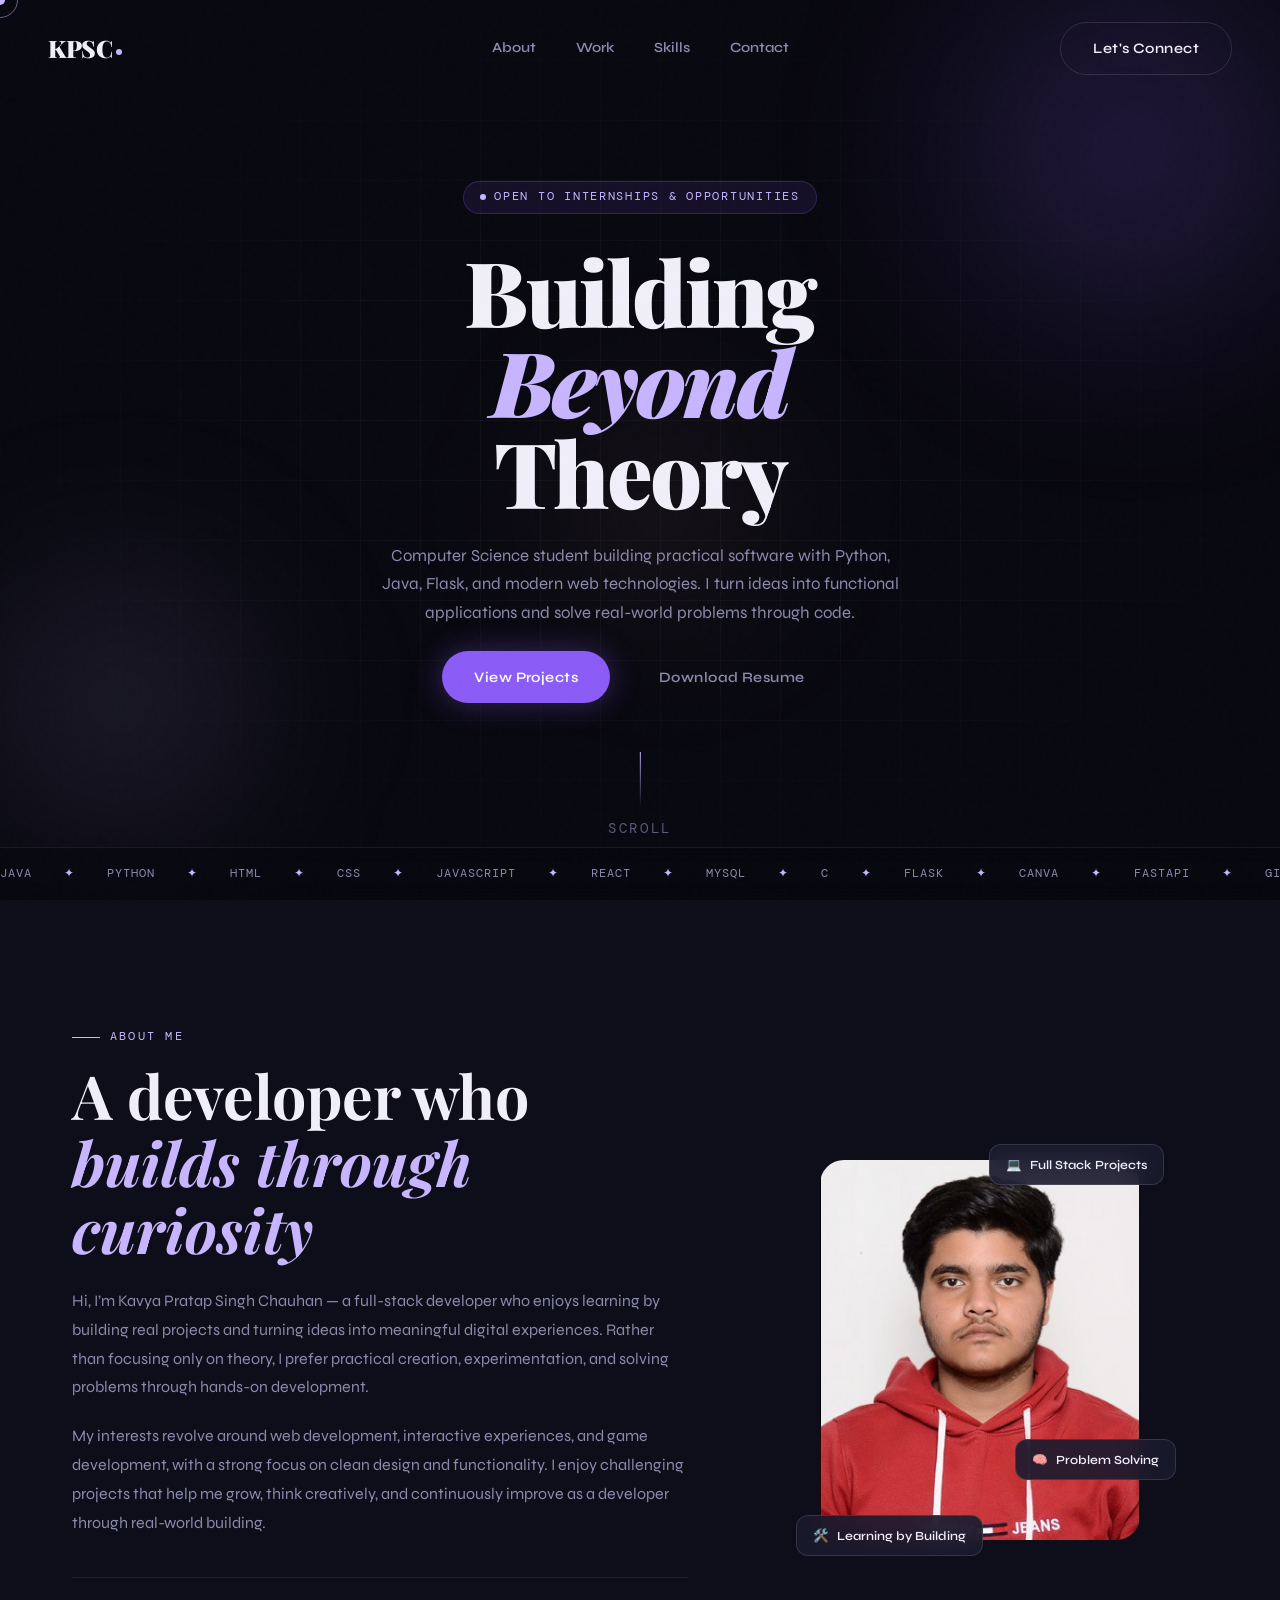
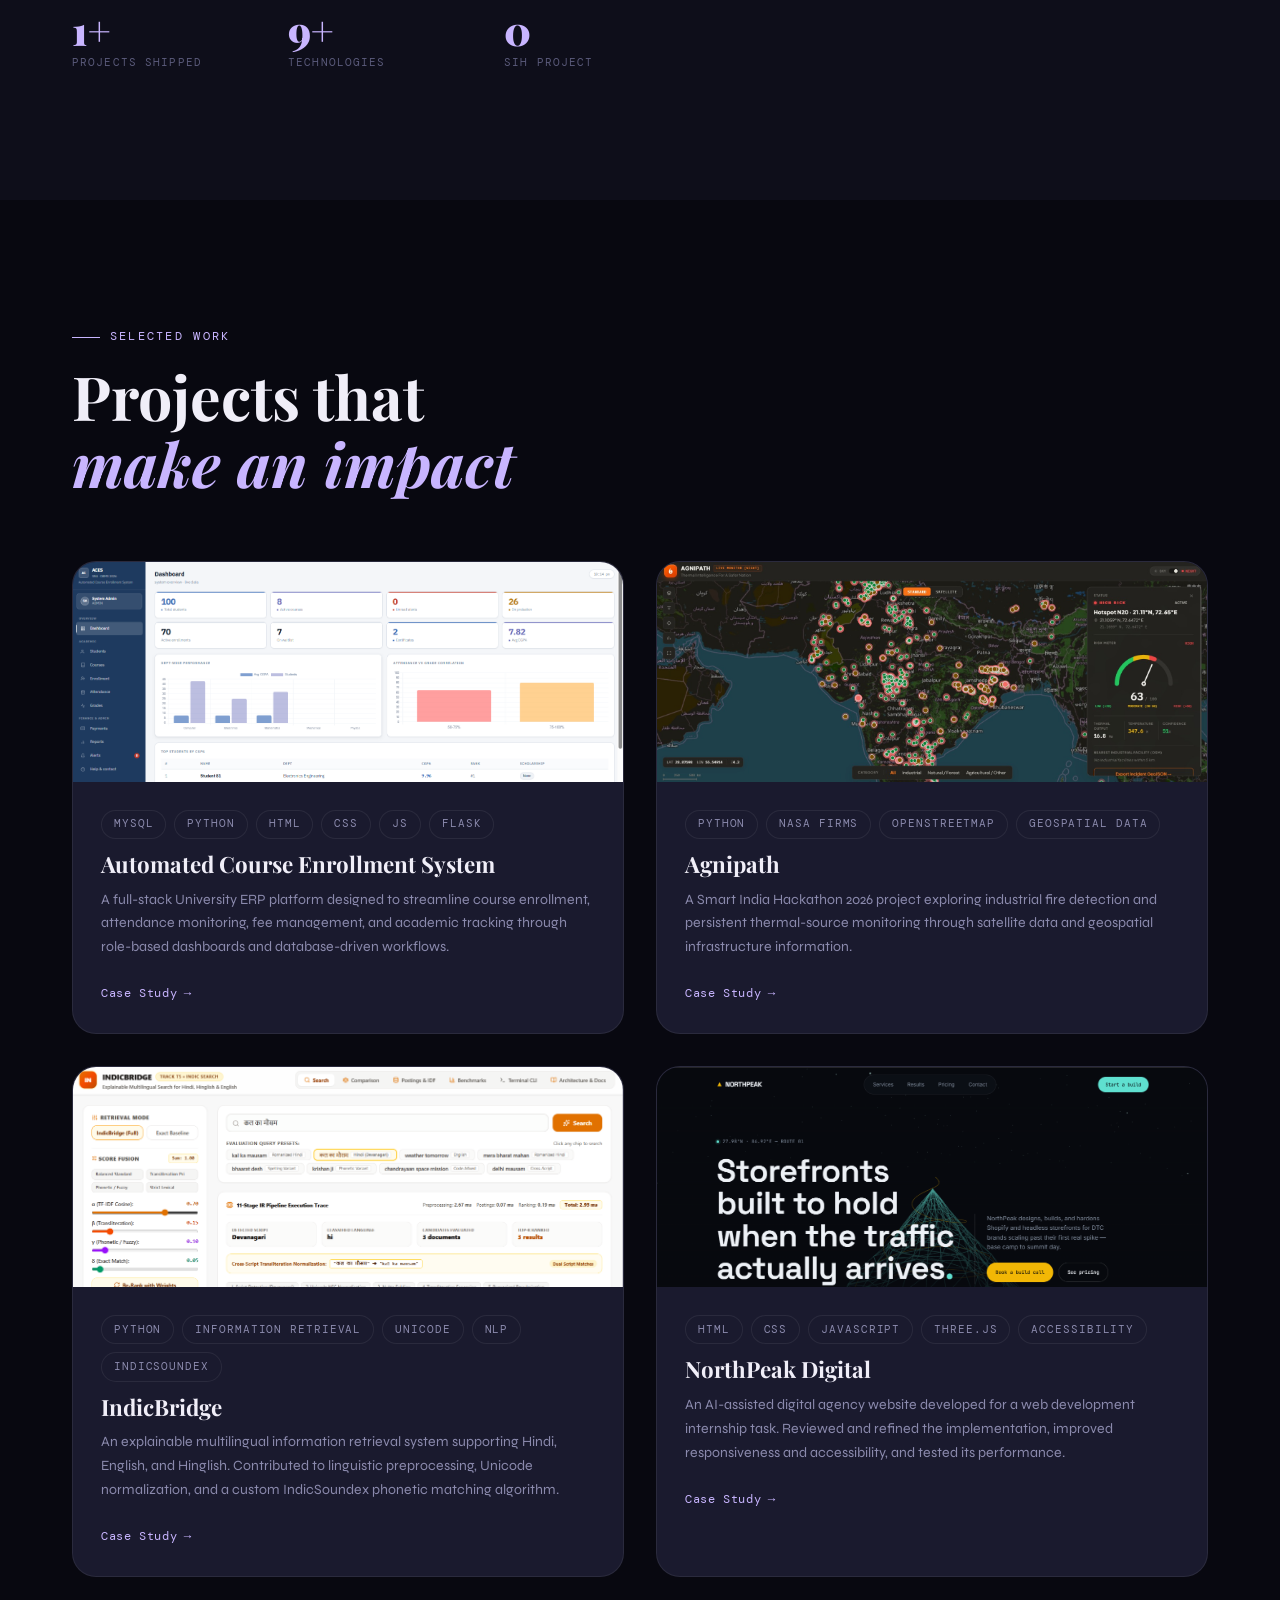
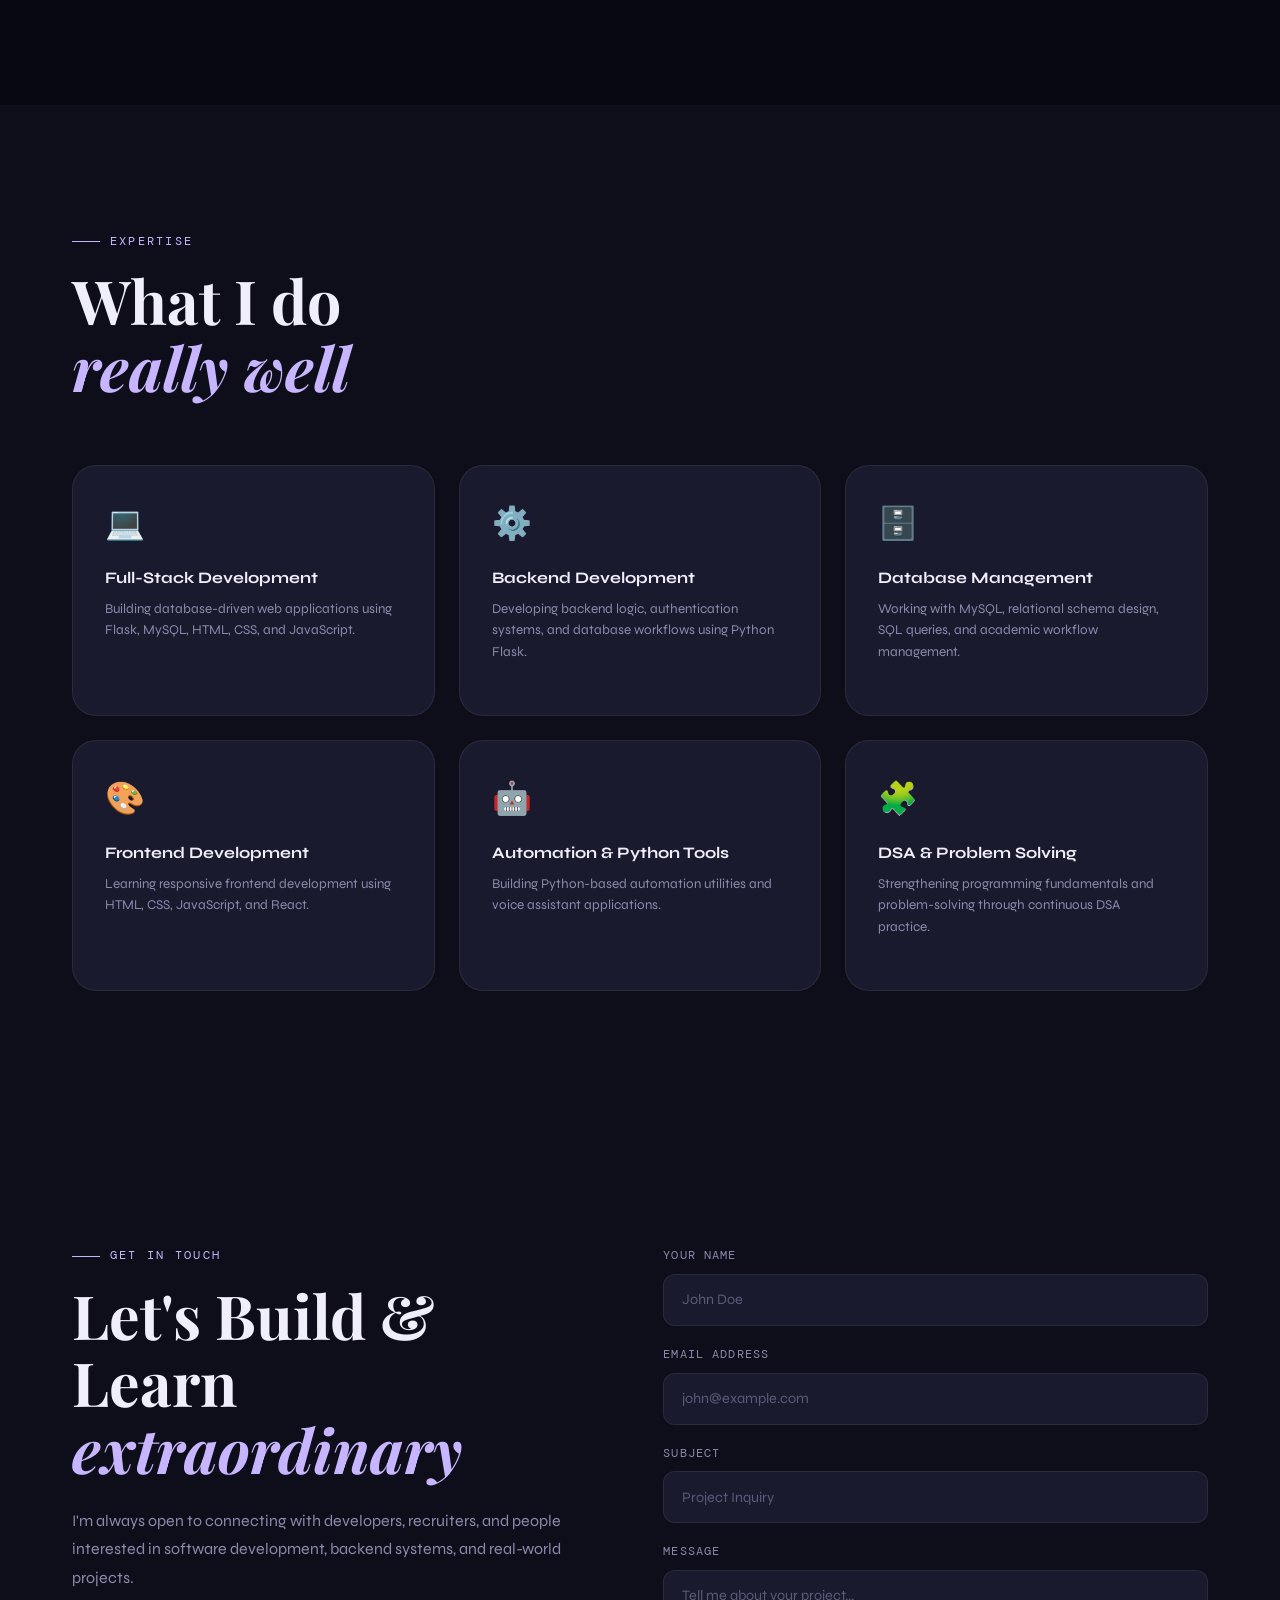
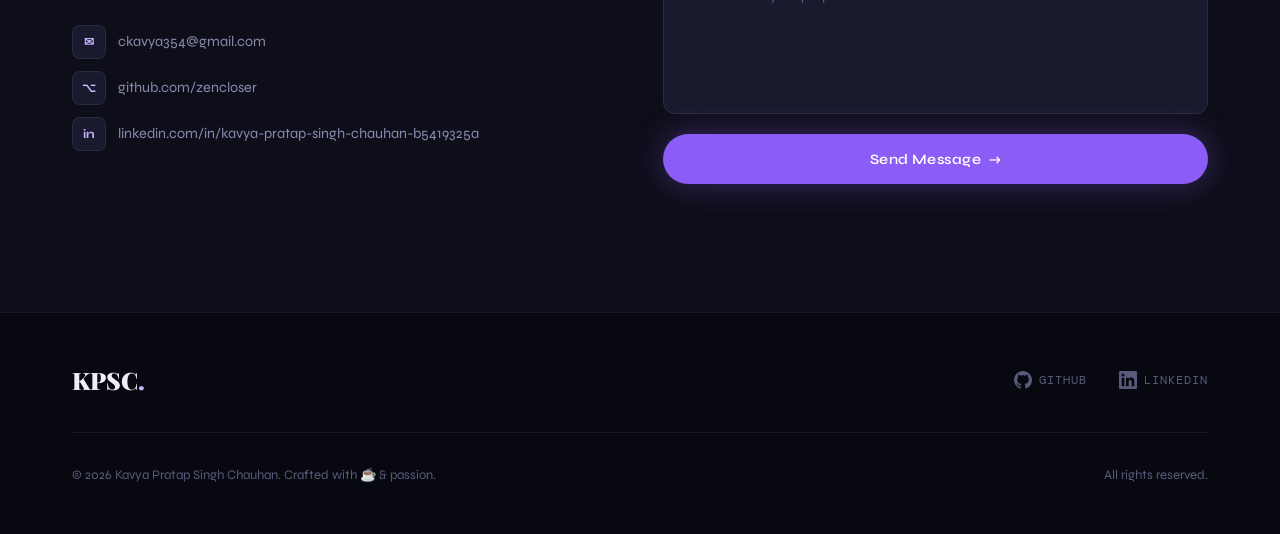
<file: index.html>
<!DOCTYPE html>
<html lang="en">


<head>
  <meta charset="UTF-8" />
  <meta name="viewport" content="width=device-width, initial-scale=1.0" />

  <!-- Primary SEO -->
  <title>Kavya Pratap Singh Chauhan | Software Engineer & Builder</title>

  <link rel="icon" type="image/svg+xml" href="assest/favicon.svg" />

  <meta name="description"
    content="Portfolio of Kavya Pratap Singh Chauhan, a Computer Science student building software, full-stack applications, and practical technology projects." />

  <meta name="author" content="Kavya Pratap Singh Chauhan" />
  <meta name="robots" content="index, follow" />
  <meta name="theme-color" content="#0d0d18" />

  <link rel="canonical" href="https://kavyapratapsinghchauhanportfolio.netlify.app/" />

  <!-- Open Graph: Social Sharing -->
  <meta property="og:type" content="website" />
  <meta property="og:title" content="Kavya Pratap Singh Chauhan | Software Engineer & Builder" />
  <meta property="og:description"
    content="Explore Kavya's software projects, technical skills, and development journey." />
  <meta property="og:url" content="https://kavyapratapsinghchauhanportfolio.netlify.app/" />

  <!-- Twitter / X Sharing -->
  <meta name="twitter:card" content="summary" />
  <meta name="twitter:title" content="Kavya Pratap Singh Chauhan | Software Engineer & Builder" />
  <meta name="twitter:description"
    content="Explore Kavya's software projects, technical skills, and development journey." />

  <!-- Stylesheets -->
  <link rel="stylesheet" href="css/reset.css" />
  <link rel="stylesheet" href="css/style.css" />
  <link rel="stylesheet" href="css/animations.css" />

  <!-- Font Loading -->
  <link rel="preconnect" href="https://fonts.googleapis.com" />
  <link rel="preconnect" href="https://fonts.gstatic.com" crossorigin />

  <link
    href="https://fonts.googleapis.com/css2?family=Playfair+Display:ital,wght@0,400;0,700;0,900;1,400&family=DM+Mono:wght@300;400;500&family=Syne:wght@400;600;700;800&display=swap"
    rel="stylesheet" />
</head>

<body>

  <!-- Page Loader -->
  <div class="page-loader" id="pageLoader">
    <div class="page-loader__inner">
      <div class="page-loader__logo">KPSC</div>
      <div class="page-loader__bar-track">
        <div class="page-loader__bar-fill"></div>
      </div>
    </div>
  </div>

  <!-- Custom Cursor -->
  <div class="cursor" id="cursor"></div>
  <div class="cursor-follower" id="cursorFollower"></div>

  <!-- Noise Overlay -->
  <div class="noise-overlay"></div>

  <!-- Navigation -->

  <nav class="nav" id="nav" aria-label="Main navigation">

    <a href="/" class="nav__logo" aria-label="KPSC home">
      <span class="nav__logo-text">KPSC</span>
      <span class="nav__logo-dot"></span>
    </a>

    <div class="nav__links" id="navLinks">
      <a href="#about" class="nav__link" data-text="About">About</a>
      <a href="#work" class="nav__link" data-text="Work">Work</a>
      <a href="#skills" class="nav__link" data-text="Skills">Skills</a>
      <a href="#contact" class="nav__link" data-text="Contact">Contact</a>
    </div>

    <div class="nav__cta">
      <a href="#contact" class="btn btn--outline">Let's Connect</a>
    </div>

    <button class="nav__hamburger" id="hamburger" type="button" aria-label="Open navigation menu" aria-expanded="false"
      aria-controls="mobileMenu">
      <span></span>
      <span></span>
      <span></span>
    </button>

  </nav>

  <!-- Mobile Menu -->
  <div class="mobile-menu" id="mobileMenu">
    <a href="#about" class="mobile-menu__link">About</a>
    <a href="#work" class="mobile-menu__link">Work</a>
    <a href="#skills" class="mobile-menu__link">Skills</a>
    <a href="#contact" class="mobile-menu__link">Contact</a>
  </div>

  <!-- Hero Section -->
  <section class="hero" id="hero">
    <div class="hero__bg-grid"></div>
    <div class="hero__orb hero__orb--1"></div>
    <div class="hero__orb hero__orb--2"></div>
    <div class="hero__orb hero__orb--3"></div>

    <div class="hero__content">
      <div class="hero__label">
        <span class="hero__label-dot"></span>
        <span>OPEN TO INTERNSHIPS & OPPORTUNITIES</span>
      </div>
      <h1 class="hero__title">
        <span class="hero__title-line reveal-line">Building</span>
        <span class="hero__title-line reveal-line italic">Beyond</span>
        <span class="hero__title-line reveal-line">Theory</span>
      </h1>
      <p class="hero__subtitle reveal-fade">
        Computer Science student building practical software with Python,
        Java, Flask, and modern web technologies. I turn ideas into
        functional applications and solve real-world problems through code.
      </p>
      <div class="hero__actions reveal-fade">
        <a href="#work" class="btn btn--primary view-work-btn">View Projects</a>
        <a href="assest/Resume/Kavya_Pratap_Singh_Chauhan_Resume.pdf" class="btn btn--ghost download-btn"
          target="_blank" rel="noopener noreferrer" download aria-label="Download Kavya's resume as a PDF">
          Download Resume
        </a>
      </div>
    </div>

    <div class="hero__scroll-indicator">
      <div class="hero__scroll-line"></div>
      <span>Scroll</span>
    </div>

    <div class="hero__marquee-wrapper">
      <div class="hero__marquee">
        <span>Java</span><span class="sep">✦</span>
        <span>Python</span><span class="sep">✦</span>
        <span>HTML</span><span class="sep">✦</span>
        <span>CSS</span><span class="sep">✦</span>
        <span>JavaScript</span><span class="sep">✦</span>
        <span>React</span><span class="sep">✦</span>
        <span>MySQL</span><span class="sep">✦</span>
        <span>C</span><span class="sep">✦</span>
        <span>Flask</span><span class="sep">✦</span>
        <span>Canva</span><span class="sep">✦</span>
        <span>FastAPI</span><span class="sep">✦</span>
        <span>Git</span><span class="sep">✦</span>
        <span>GitHub</span><span class="sep">✦</span>
        <span>VS Code</span><span class="sep">✦</span>
        <span>Antigravity</span><span class="sep">✦</span>
      </div>
    </div>
  </section>

  <!-- About Section -->
  <section class="about" id="about">
    <div class="container">
      <div class="about__grid">
        <div class="about__left">
          <div class="section-label">About Me</div>
          <h2 class="section-title">
            A developer who<br />
            <em>builds through curiosity</em>
          </h2>
          <p class="about__text">
            Hi, I’m Kavya Pratap Singh Chauhan — a full-stack developer who enjoys learning by building real projects
            and turning ideas into meaningful digital experiences. Rather than focusing only on theory, I prefer
            practical creation, experimentation, and solving problems through hands-on development.
          </p>
          <p class="about__text">
            My interests revolve around web development, interactive experiences, and game development, with a strong
            focus on clean design and functionality. I enjoy challenging projects that help me grow, think creatively,
            and continuously improve as a developer through real-world building.
          </p>
          <div class="about__stats">

            <div class="about__stat">
              <div class="about__stat-value">
                <span class="about__stat-number" data-count="2">0</span>
                <span class="about__stat-suffix">+</span>
              </div>
              <span class="about__stat-label">Projects Shipped</span>
            </div>

            <div class="about__stat">
              <div class="about__stat-value">
                <span class="about__stat-number" data-count="10">0</span>
                <span class="about__stat-suffix">+</span>
              </div>
              <span class="about__stat-label">Technologies</span>
            </div>

            <div class="about__stat">
              <div class="about__stat-value">
                <span class="about__stat-number" data-count="1">0</span>
              </div>
              <span class="about__stat-label">SIH Project</span>
            </div>

          </div>
        </div>
        <div class="about__right">
          <div class="about__image-wrapper">
            <img src="assest/photo/Kavya.jpg" alt="Portrait of Kavya Pratap Singh Chauhan" class="about__image-real" />
            <div class="about__image-card about__image-card--1">
              <span aria-hidden="true">💻</span> Full Stack Projects
            </div>
            <div class="about__image-card about__image-card--2">
              <span aria-hidden="true">🧠</span> Problem Solving
            </div>
            <div class="about__image-card about__image-card--3">
              <span aria-hidden="true">🛠️</span> Learning by Building
            </div>
          </div>
        </div>
      </div>
    </div>
  </section>

  <!-- Work / Projects Section -->
  <section class="work" id="work">
    <div class="container">
      <div class="section-header">
        <div class="section-label">Selected Work</div>
        <h2 class="section-title">Projects that<br /><em>make an impact</em></h2>
      </div>

      <div class="work__grid">

        <!-- Project 1 -->
        <article class="project-card" data-project="1">
          <div class="project-card__image">
            <img src="assest/project/Automated Course Enrollment System.png"
              alt="Dashboard of the Automated Course Enrollment System" class="project-card__screenshot" />
            <div class="project-card__overlay">
              <a href="pages/project.html" class="project-card__link">View Project →</a>
            </div>
          </div>
          <div class="project-card__info">
            <div class="project-card__tags">
              <span class="tag">MySQL</span>
              <span class="tag">Python</span>
              <span class="tag">HTML</span>
              <span class="tag">CSS</span>
              <span class="tag">JS</span>
              <span class="tag">Flask</span>
            </div>
            <h3 class="project-card__title">
              Automated Course Enrollment System
            </h3>
            <p class="project-card__desc">
              A full-stack University ERP platform designed to streamline course enrollment, attendance monitoring, fee
              management, and academic tracking through role-based dashboards and database-driven workflows.
            </p>
            <a href="pages/project.html" class="project-card__cta">
              Case Study <span class="arrow">→</span>
            </a>
          </div>
        </article>

        <!-- Project 2: Agnipath -->
        <article class="project-card" data-project="2">
          <div class="project-card__image">
            <img src="assest/project/agnipath/dashboard.png"
              alt="Agnipath dashboard showing industrial thermal-anomaly monitoring" class="project-card__screenshot"
              loading="lazy" />

            <div class="project-card__overlay">
              <a href="pages/agnipath.html" class="project-card__link">
                View Project →
              </a>
            </div>
          </div>

          <div class="project-card__info">
            <div class="project-card__tags">
              <span class="tag">Python</span>
              <span class="tag">NASA FIRMS</span>
              <span class="tag">OpenStreetMap</span>
              <span class="tag">Geospatial Data</span>
            </div>

            <h3 class="project-card__title">Agnipath</h3>

            <p class="project-card__desc">
              A Smart India Hackathon 2026 project exploring industrial fire
              detection and persistent thermal-source monitoring through satellite
              data and geospatial infrastructure information.
            </p>

            <a href="pages/agnipath.html" class="project-card__cta">
              Case Study <span class="arrow">→</span>
            </a>
          </div>
        </article>

        <!-- Project 3: IndicBridge -->
        <article class="project-card" data-project="3">

          <div class="project-card__image">
            <img src="assest/project/indicbridge/dashboard.png"
              alt="IndicBridge multilingual information retrieval dashboard showing Hindi search and retrieval results"
              class="project-card__screenshot" loading="lazy" />

            <div class="project-card__overlay">
              <a href="pages/indicbridge.html" class="project-card__link">
                View Project →
              </a>
            </div>
          </div>

          <div class="project-card__info">

            <div class="project-card__tags">
              <span class="tag">Python</span>
              <span class="tag">Information Retrieval</span>
              <span class="tag">Unicode</span>
              <span class="tag">NLP</span>
              <span class="tag">IndicSoundex</span>
            </div>

            <h3 class="project-card__title">
              IndicBridge
            </h3>

            <p class="project-card__desc">
              An explainable multilingual information retrieval system supporting
              Hindi, English, and Hinglish. Contributed to linguistic preprocessing,
              Unicode normalization, and a custom IndicSoundex phonetic matching
              algorithm.
            </p>

            <a href="pages/indicbridge.html" class="project-card__cta">
              Case Study <span class="arrow">→</span>
            </a>

          </div>
        </article>

        <!-- Project 4: NorthPeak Digital -->
        <article class="project-card" data-project="4">
          <div class="project-card__image">
            <img src="assest/project/northpeak/dashboard.png"
              alt="NorthPeak Digital agency website featuring a Three.js animated mountain hero"
              class="project-card__screenshot" loading="lazy" />
            <div class="project-card__overlay">
              <a href="pages/northpeak.html" class="project-card__link">View Project →</a>
            </div>
          </div>

          <div class="project-card__info">
            <div class="project-card__tags">
              <span class="tag">HTML</span>
              <span class="tag">CSS</span>
              <span class="tag">JavaScript</span>
              <span class="tag">Three.js</span>
              <span class="tag">Accessibility</span>
            </div>

            <h3 class="project-card__title">NorthPeak Digital</h3>

            <p class="project-card__desc">
              An AI-assisted digital agency website developed for a web development
              internship task. Reviewed and refined the implementation, improved
              responsiveness and accessibility, and tested its performance.
            </p>

            <a href="pages/northpeak.html" class="project-card__cta">
              Case Study <span class="arrow">→</span>
            </a>
          </div>
        </article>
        

      </div>
    </div>
  </section>

  <!-- Skills Section -->
  <section class="skills" id="skills">
    <div class="container">
      <div class="section-header">
        <div class="section-label">Expertise</div>
        <h2 class="section-title">What I do<br /><em>really well</em></h2>
      </div>

      <div class="skills__grid">
        <div class="skill-card">
          <div class="skill-card__icon">💻</div>
          <h3 class="skill-card__title">Full-Stack Development</h3>
          <p class="skill-card__desc">Building database-driven web applications using Flask, MySQL, HTML, CSS, and
            JavaScript.</p>
        </div>
        <div class="skill-card">
          <div class="skill-card__icon">⚙️</div>
          <h3 class="skill-card__title">Backend Development</h3>
          <p class="skill-card__desc">Developing backend logic, authentication systems, and database workflows using
            Python Flask.</p>
        </div>
        <div class="skill-card">
          <div class="skill-card__icon">🗄️</div>
          <h3 class="skill-card__title">Database Management</h3>
          <p class="skill-card__desc">Working with MySQL, relational schema design, SQL queries, and academic workflow
            management.</p>
        </div>
        <div class="skill-card">
          <div class="skill-card__icon">🎨</div>
          <h3 class="skill-card__title">Frontend Development</h3>
          <p class="skill-card__desc">Learning responsive frontend development using HTML, CSS, JavaScript, and React.
          </p>
        </div>
        <div class="skill-card">
          <div class="skill-card__icon">🤖</div>
          <h3 class="skill-card__title">Automation & Python Tools</h3>
          <p class="skill-card__desc">Building Python-based automation utilities and voice assistant applications.</p>
        </div>
        <div class="skill-card">
          <div class="skill-card__icon">🧩</div>
          <h3 class="skill-card__title">DSA & Problem Solving</h3>
          <p class="skill-card__desc">Strengthening programming fundamentals and problem-solving through continuous DSA
            practice.</p>
        </div>
      </div>
    </div>
  </section>

  <!-- Testimonials -->
  <!-- <section class="testimonials">
    <div class="container">
      <div class="section-label">Testimonials</div>
      <div class="testimonials__grid">
        <div class="testimonial-card">
          <div class="testimonial-card__stars">★★★★★</div>
          <p class="testimonial-card__text">-->
  <!-- TODO: Replace with a real testimonial -->
  <!-- "Alex delivered our dashboard in record time. The attention to detail and design quality blew our team away. Highly recommend!" -->
  <!--</p>
          <div class="testimonial-card__author">
            <div class="testimonial-card__avatar">SR</div>
            <div>
              <div class="testimonial-card__name">Sarah Reynolds</div>
              <div class="testimonial-card__role">CTO, Luminary Inc.</div>
            </div>
          </div>
        </div>
        <div class="testimonial-card">
          <div class="testimonial-card__stars">★★★★★</div>
          <p class="testimonial-card__text">
            "Working with Alex was effortless. They understood our vision immediately and built something far better than we imagined."
          </p>
          <div class="testimonial-card__author">
            <div class="testimonial-card__avatar">MK</div>
            <div>
              <div class="testimonial-card__name">Marcus Kim</div>
              <div class="testimonial-card__role">Founder, Bloom Studio</div>
            </div>
          </div>
        </div>
        <div class="testimonial-card">
          <div class="testimonial-card__stars">★★★★★</div>
          <p class="testimonial-card__text">
            "The performance improvements alone were worth 10x the investment. Our conversion rate jumped 40% after the redesign."
          </p>
          <div class="testimonial-card__author">
            <div class="testimonial-card__avatar">JP</div>
            <div>
              <div class="testimonial-card__name">Julia Park</div>
              <div class="testimonial-card__role">VP Product, Solaris</div>
            </div>
          </div>
        </div>
      </div>
    </div>
  </section> -->

  <!-- Contact Section -->
  <section class="contact" id="contact">
    <div class="container">
      <div class="contact__inner">
        <div class="contact__left">
          <div class="section-label">Get In Touch</div>
          <h2 class="section-title">Let's Build & Learn<br /><em>extraordinary</em></h2>
          <p class="contact__text">
            I'm always open to connecting with developers, recruiters, and people interested in software development,
            backend systems, and real-world projects.
          </p>
          <div class="contact__links">
            <!-- TODO: Replace with your actual links -->
            <a href="mailto:ckavya354@gmail.com" class="contact__link">
              <span class="contact__link-icon">✉</span>
              ckavya354@gmail.com
            </a>
            <a href="https://github.com/zencloser" target="_blank" class="contact__link">
              <span class="contact__link-icon">⌥</span>
              github.com/zencloser
            </a>
            <a href="https://www.linkedin.com/in/kavya-pratap-singh-chauhan-b5419325a" target="_blank"
              class="contact__link">
              <span class="contact__link-icon">in</span>
              linkedin.com/in/kavya-pratap-singh-chauhan-b5419325a
            </a>
          </div>
        </div>
        <div class="contact__right">

          <form class="contact__form" id="contactForm" name="contact" method="POST" data-netlify="true"
            netlify-honeypot="bot-field">
            <input type="hidden" name="form-name" value="contact" />

            <div class="form-group">
              <label for="name">Your Name</label>
              <input type="text" id="name" name="name" placeholder="John Doe" autocomplete="name" required />
            </div>

            <div class="form-group">
              <label for="email">Email Address</label>
              <input type="email" id="email" name="email" placeholder="john@example.com" autocomplete="email"
                required />
            </div>

            <div class="form-group">
              <label for="subject">Subject</label>
              <input type="text" id="subject" name="subject" placeholder="Project Inquiry" />
            </div>

            <div class="form-group">
              <label for="message">Message</label>
              <textarea id="message" name="message" rows="5" placeholder="Tell me about your project..."
                required></textarea>
            </div>

            <!-- Spam protection: humans should leave this field empty -->
            <div class="form-honeypot" aria-hidden="true">
              <label for="bot-field">Leave this field empty</label>
              <input type="text" id="bot-field" name="bot-field" tabindex="-1" autocomplete="off" />
            </div>

            <button type="submit" class="btn btn--primary btn--full">
              Send Message <span class="btn__arrow" aria-hidden="true">→</span>
            </button>
          </form>
        </div>
      </div>
    </div>
  </section>

  <!-- Footer -->
  <footer class="footer">
    <div class="container">
      <div class="footer__top">
        <div class="footer__logo">KPSC<span class="footer__logo-dot">.</span></div>
        <div class="footer__socials">
          <a href="https://github.com/zencloser" target="_blank" rel="noopener noreferrer" class="footer__social">
            <svg aria-hidden="true" xmlns="http://www.w3.org/2000/svg" width="18" height="18" viewBox="0 0 24 24"
              fill="currentColor">
              <path
                d="M12 0C5.37 0 0 5.37 0 12c0 5.31 3.435 9.795 8.205 11.385.6.105.825-.255.825-.57 0-.285-.015-1.23-.015-2.235-3.015.555-3.795-.735-4.035-1.41-.135-.345-.72-1.41-1.23-1.695-.42-.225-1.02-.78-.015-.795.945-.015 1.62.87 1.845 1.23 1.08 1.815 2.805 1.305 3.495.99.105-.78.42-1.305.765-1.605-2.67-.3-5.46-1.335-5.46-5.925 0-1.305.465-2.385 1.23-3.225-.12-.3-.54-1.53.12-3.18 0 0 1.005-.315 3.3 1.23.96-.27 1.98-.405 3-.405s2.04.135 3 .405c2.295-1.56 3.3-1.23 3.3-1.23.66 1.65.24 2.88.12 3.18.765.84 1.23 1.905 1.23 3.225 0 4.605-2.805 5.625-5.475 5.925.435.375.81 1.095.81 2.22 0 1.605-.015 2.895-.015 3.3 0 .315.225.69.825.57A12.02 12.02 0 0 0 24 12c0-6.63-5.37-12-12-12z" />
            </svg>
            GitHub
          </a>
          <a href="https://www.linkedin.com/in/kavya-pratap-singh-chauhan-b5419325a" target="_blank"
            rel="noopener noreferrer" class="footer__social">
            <svg aria-hidden="true" xmlns="http://www.w3.org/2000/svg" width="18" height="18" viewBox="0 0 24 24"
              fill="currentColor">
              <path
                d="M20.447 20.452h-3.554v-5.569c0-1.328-.027-3.037-1.852-3.037-1.853 0-2.136 1.445-2.136 2.939v5.667H9.351V9h3.414v1.561h.046c.477-.9 1.637-1.85 3.37-1.85 3.601 0 4.267 2.37 4.267 5.455v6.286zM5.337 7.433a2.062 2.062 0 0 1-2.063-2.065 2.064 2.064 0 1 1 2.063 2.065zm1.782 13.019H3.555V9h3.564v11.452zM22.225 0H1.771C.792 0 0 .774 0 1.729v20.542C0 23.227.792 24 1.771 24h20.451C23.2 24 24 23.227 24 22.271V1.729C24 .774 23.2 0 22.222 0h.003z" />
            </svg>
            LinkedIn
          </a>
        </div>
      </div>
      <div class="footer__bottom">
        <p>© 2026 Kavya Pratap Singh Chauhan. Crafted with ☕ &amp; passion.</p>
        <p>All rights reserved.</p>
      </div>
    </div>
  </footer>

  <script src="js/cursor.js"></script>
  <script src="js/animations.js"></script>
  <script src="js/nav.js"></script>
  <script src="js/counter.js"></script>
  <script src="js/form.js"></script>
  <!-- <script src="js/skills.js"></script> -->
</body>

</html>
</file>
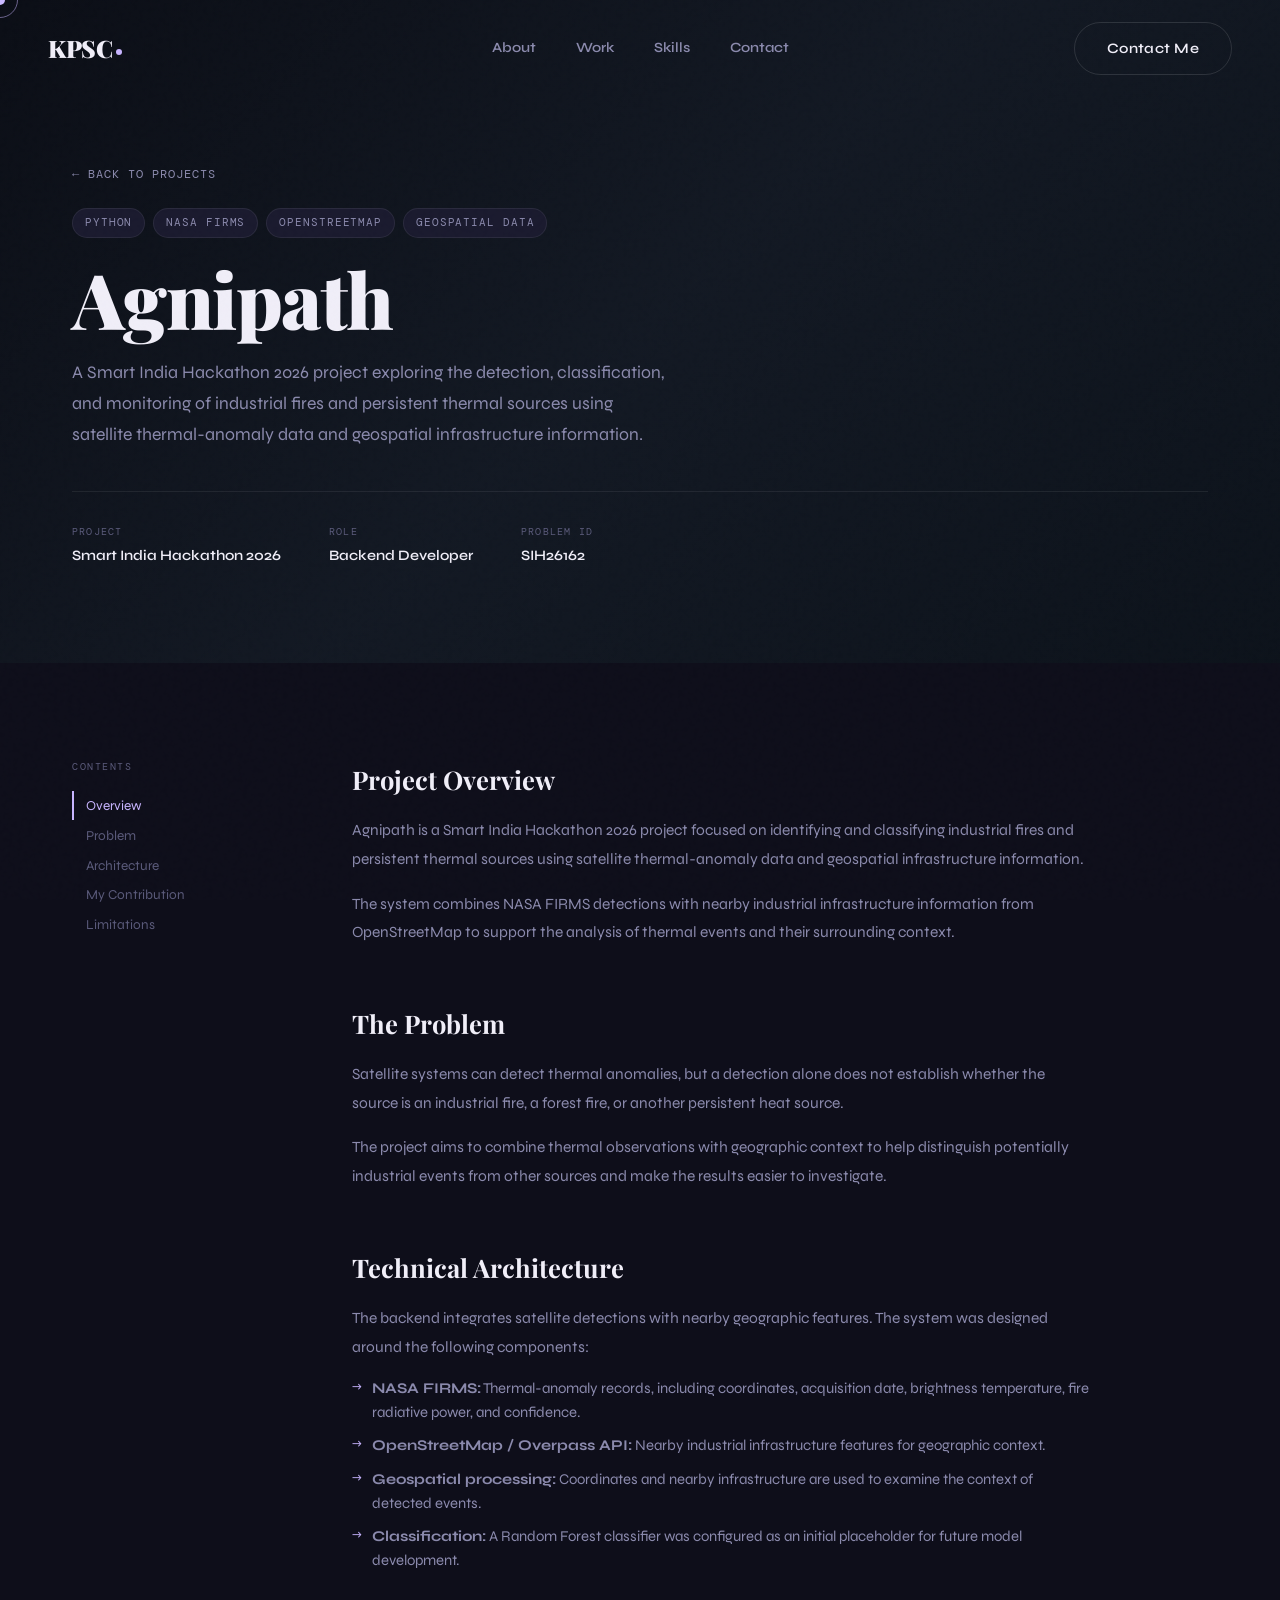
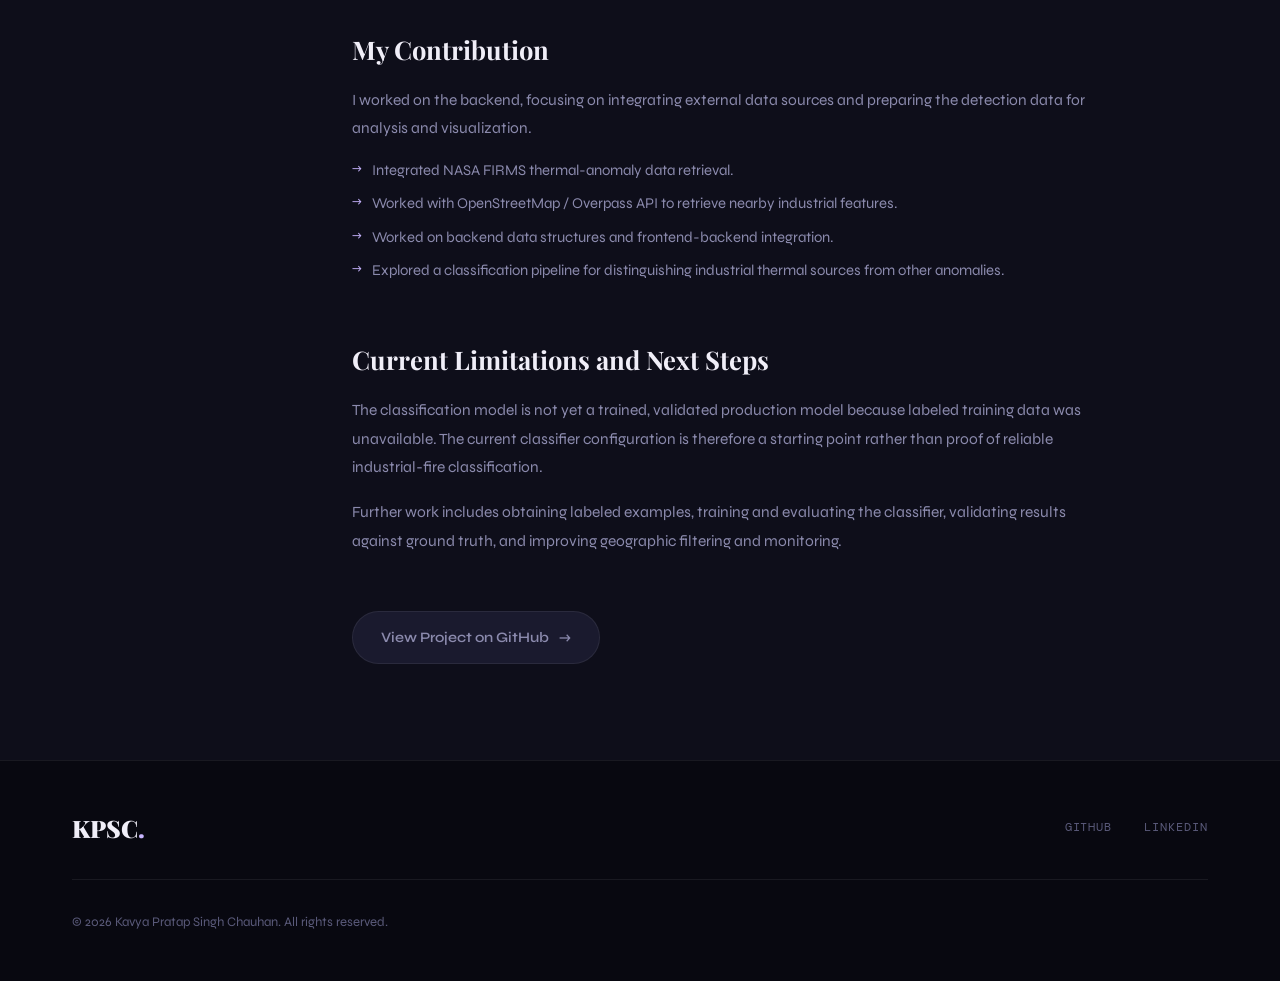
<file: pages/agnipath.html>
<!DOCTYPE html>
<html lang="en">

<head>
    <meta charset="UTF-8" />
    <meta name="viewport" content="width=device-width, initial-scale=1.0" />

    <meta name="description"
        content="Agnipath: an AI-assisted industrial fire and persistent thermal-source monitoring project built for Smart India Hackathon 2026." />

    <title>Agnipath | KPSC Portfolio</title>

    <link rel="stylesheet" href="../css/reset.css" />
    <link rel="stylesheet" href="../css/style.css" />
    <link rel="stylesheet" href="../css/animations.css" />
    <link rel="stylesheet" href="../css/project.css" />

    <link rel="preconnect" href="https://fonts.googleapis.com" />
    <link rel="preconnect" href="https://fonts.gstatic.com" crossorigin />
    <link
        href="https://fonts.googleapis.com/css2?family=Playfair+Display:ital,wght@0,400;0,700;0,900;1,400&family=DM+Mono:wght@300;400;500&family=Syne:wght@400;600;700;800&display=swap"
        rel="stylesheet" />
</head>

<body>
    <div class="cursor" id="cursor"></div>
    <div class="cursor-follower" id="cursorFollower"></div>
    <div class="noise-overlay"></div>

    <nav class="nav" id="nav">
        <div class="nav__logo">
            <a href="../index.html" aria-label="KPSC home" style="display:flex;align-items:center;gap:4px">
                <span class="nav__logo-text">KPSC</span>
                <span class="nav__logo-dot"></span>
            </a>
        </div>

        <div class="nav__links">
            <a href="../index.html#about" class="nav__link">About</a>
            <a href="../index.html#work" class="nav__link">Work</a>
            <a href="../index.html#skills" class="nav__link">Skills</a>
            <a href="../index.html#contact" class="nav__link">Contact</a>
        </div>

        <div class="nav__cta">
            <a href="../index.html#contact" class="btn btn--outline">Contact Me</a>
        </div>
    </nav>

    <main>
        <section class="proj-hero">
            <div class="proj-hero__bg" style="background: linear-gradient(135deg, #101820, #263746, #14252e);"></div>

            <div class="container proj-hero__content">
                <a href="../index.html#work" class="proj-back">
                    ← Back to Projects
                </a>

                <div class="proj-tags">
                    <span class="tag">Python</span>
                    <span class="tag">NASA FIRMS</span>
                    <span class="tag">OpenStreetMap</span>
                    <span class="tag">Geospatial Data</span>
                </div>

                <h1 class="proj-hero__title">
                    Agnipath
                </h1>

                <p class="proj-hero__subtitle">
                    A Smart India Hackathon 2026 project exploring the detection,
                    classification, and monitoring of industrial fires and persistent
                    thermal sources using satellite thermal-anomaly data and
                    geospatial infrastructure information.
                </p>

                <div class="proj-hero__meta">
                    <div class="proj-meta-item">
                        <span class="proj-meta-label">Project</span>
                        <span class="proj-meta-value">Smart India Hackathon 2026</span>
                    </div>

                    <div class="proj-meta-item">
                        <span class="proj-meta-label">Role</span>
                        <span class="proj-meta-value">Backend Developer</span>
                    </div>

                    <div class="proj-meta-item">
                        <span class="proj-meta-label">Problem ID</span>
                        <span class="proj-meta-value">SIH26162</span>
                    </div>
                </div>
            </div>
        </section>

        <section class="proj-body">
            <div class="container proj-body__inner">

                <aside class="proj-toc">
                    <div class="proj-toc__label">Contents</div>
                    <ul class="proj-toc__list">
                        <li><a href="#overview" class="proj-toc__link active">Overview</a></li>
                        <li><a href="#challenge" class="proj-toc__link">Problem</a></li>
                        <li><a href="#architecture" class="proj-toc__link">Architecture</a></li>
                        <li><a href="#contribution" class="proj-toc__link">My Contribution</a></li>
                        <li><a href="#limitations" class="proj-toc__link">Limitations</a></li>
                    </ul>
                </aside>

                <article class="proj-content">

                    <div class="proj-section" id="overview">
                        <h2 class="proj-section__title">Project Overview</h2>
                        <p>
                            Agnipath is a Smart India Hackathon 2026 project focused on
                            identifying and classifying industrial fires and persistent
                            thermal sources using satellite thermal-anomaly data and
                            geospatial infrastructure information.
                        </p>
                        <p>
                            The system combines NASA FIRMS detections with nearby industrial
                            infrastructure information from OpenStreetMap to support the
                            analysis of thermal events and their surrounding context.
                        </p>
                    </div>

                    <div class="proj-section" id="challenge">
                        <h2 class="proj-section__title">The Problem</h2>
                        <p>
                            Satellite systems can detect thermal anomalies, but a detection
                            alone does not establish whether the source is an industrial fire,
                            a forest fire, or another persistent heat source.
                        </p>
                        <p>
                            The project aims to combine thermal observations with geographic
                            context to help distinguish potentially industrial events from
                            other sources and make the results easier to investigate.
                        </p>
                    </div>

                    <div class="proj-section" id="architecture">
                        <h2 class="proj-section__title">Technical Architecture</h2>
                        <p>
                            The backend integrates satellite detections with nearby geographic
                            features. The system was designed around the following components:
                        </p>
                        <ul class="proj-list">
                            <li>
                                <strong>NASA FIRMS:</strong> Thermal-anomaly records, including
                                coordinates, acquisition date, brightness temperature, fire
                                radiative power, and confidence.
                            </li>
                            <li>
                                <strong>OpenStreetMap / Overpass API:</strong> Nearby industrial
                                infrastructure features for geographic context.
                            </li>
                            <li>
                                <strong>Geospatial processing:</strong> Coordinates and nearby
                                infrastructure are used to examine the context of detected events.
                            </li>
                            <li>
                                <strong>Classification:</strong> A Random Forest classifier was
                                configured as an initial placeholder for future model development.
                            </li>
                        </ul>
                    </div>

                    <div class="proj-section" id="contribution">
                        <h2 class="proj-section__title">My Contribution</h2>
                        <p>
                            I worked on the backend, focusing on integrating external data
                            sources and preparing the detection data for analysis and
                            visualization.
                        </p>
                        <ul class="proj-list">
                            <li>Integrated NASA FIRMS thermal-anomaly data retrieval.</li>
                            <li>Worked with OpenStreetMap / Overpass API to retrieve nearby industrial features.</li>
                            <li>Worked on backend data structures and frontend-backend integration.</li>
                            <li>Explored a classification pipeline for distinguishing industrial thermal sources from
                                other anomalies.</li>
                        </ul>
                    </div>

                    <div class="proj-section" id="limitations">
                        <h2 class="proj-section__title">Current Limitations and Next Steps</h2>
                        <p>
                            The classification model is not yet a trained, validated production
                            model because labeled training data was unavailable. The current
                            classifier configuration is therefore a starting point rather than
                            proof of reliable industrial-fire classification.
                        </p>
                        <p>
                            Further work includes obtaining labeled examples, training and
                            evaluating the classifier, validating results against ground truth,
                            and improving geographic filtering and monitoring.
                        </p>
                    </div>

                    <div class="proj-github">
                        <a href="https://github.com/zencloser/SIH26162" target="_blank" rel="noopener noreferrer"
                            class="proj-github__link">
                            View Project on GitHub
                            <span class="proj-github__arrow" aria-hidden="true">→</span>
                        </a>
                    </div>

                </article>
            </div>
        </section>

    </main>

    <footer class="footer">
        <div class="container">
            <div class="footer__top">
                <div class="footer__logo">
                    KPSC<span class="footer__logo-dot">.</span>
                </div>

                <div class="footer__socials">
                    <a href="https://github.com/zencloser" target="_blank" rel="noopener noreferrer"
                        class="footer__social">GitHub</a>

                    <a href="https://www.linkedin.com/in/kavya-pratap-singh-chauhan-b5419325a" target="_blank"
                        rel="noopener noreferrer" class="footer__social">LinkedIn</a>
                </div>
            </div>

            <div class="footer__bottom">
                <p>© 2026 Kavya Pratap Singh Chauhan. All rights reserved.</p>
            </div>
        </div>
    </footer>

    <script src="../js/cursor.js"></script>
    <script src="../js/animations.js"></script>
    <script src="../js/nav.js"></script>
</body>

</html>
</file>
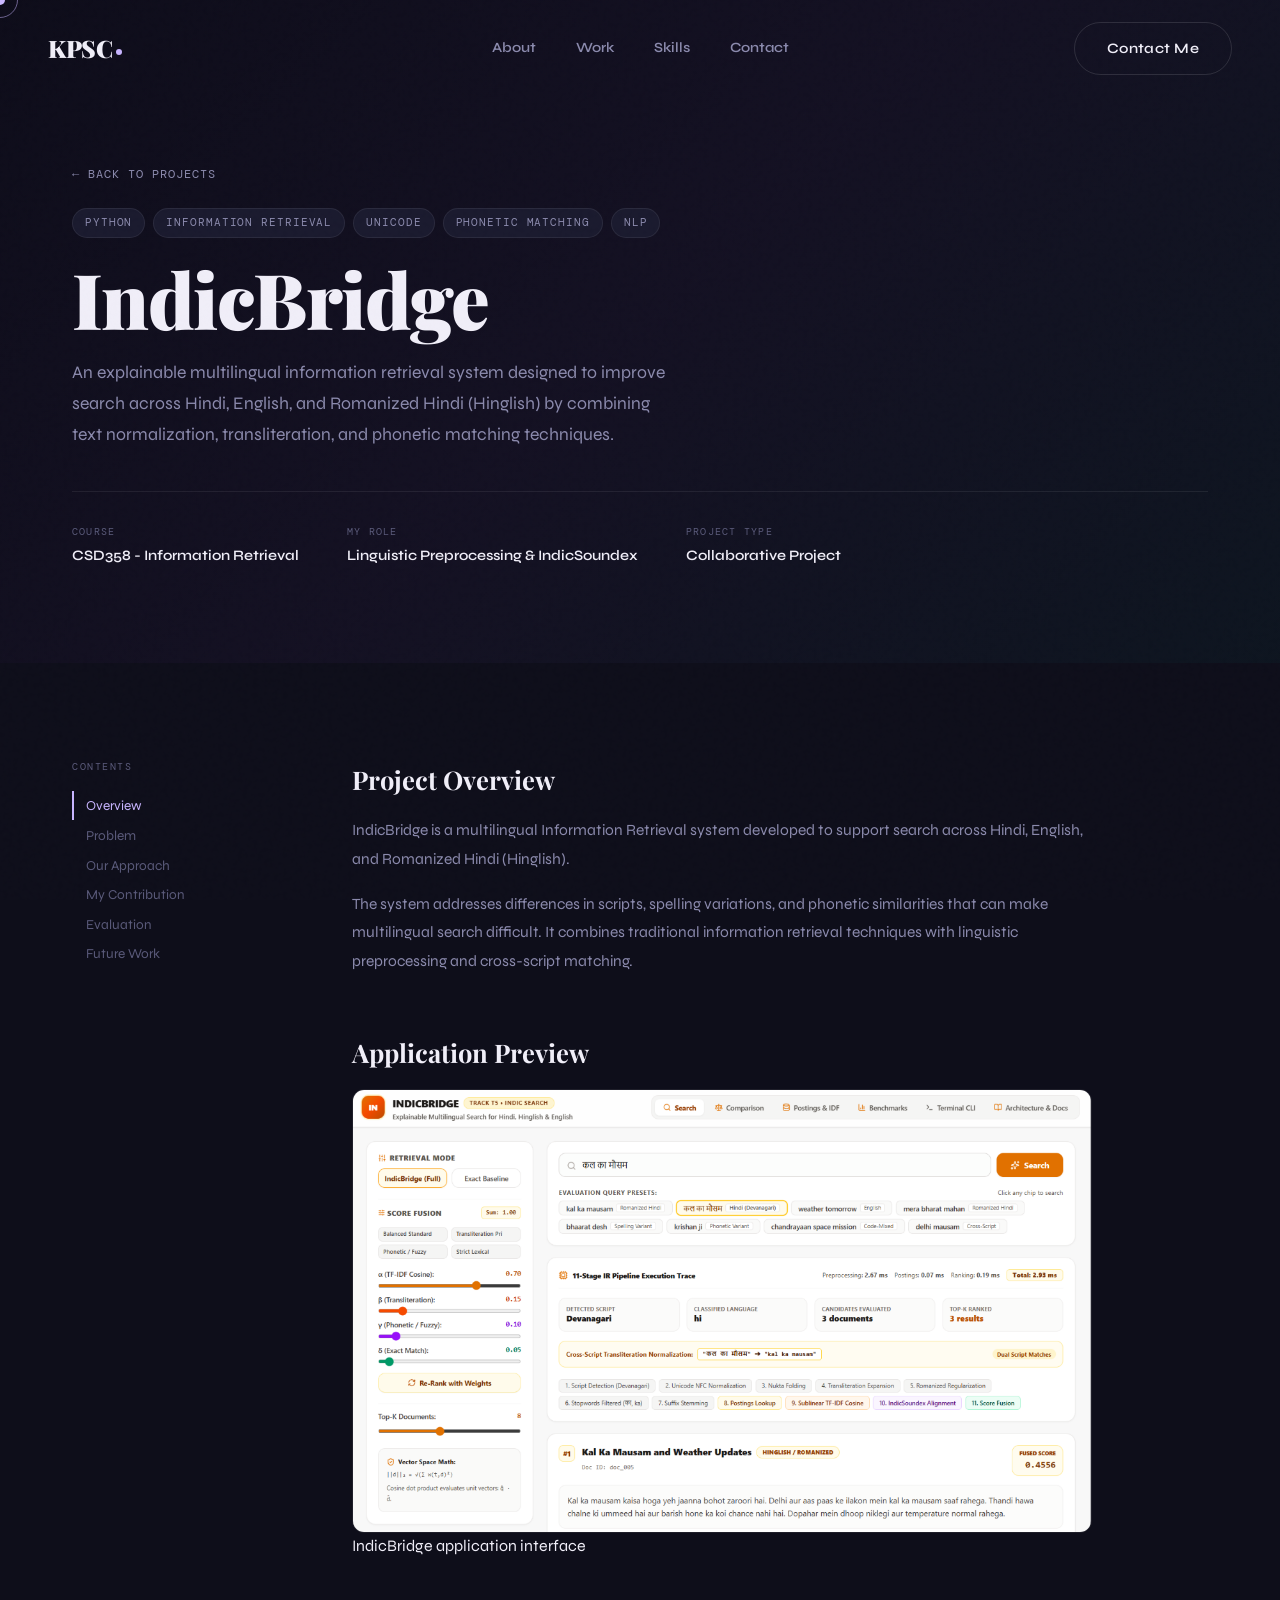
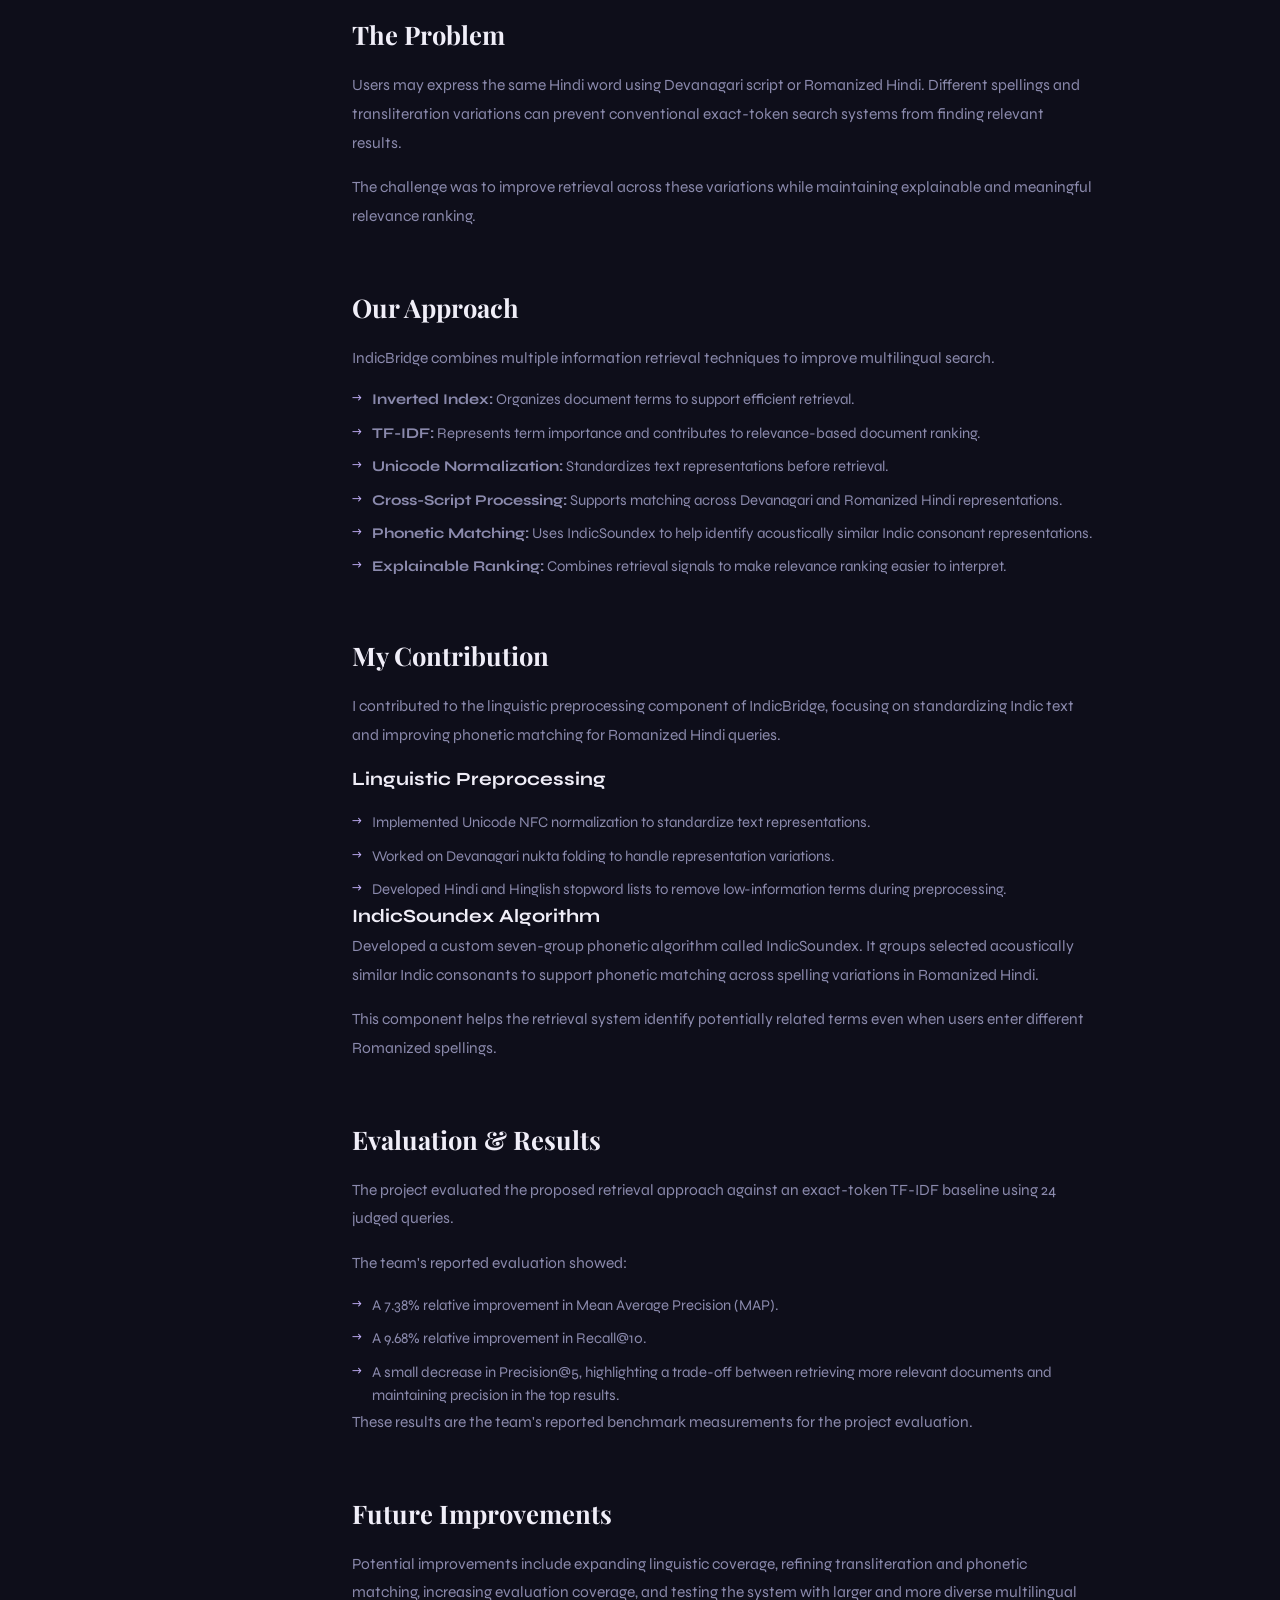
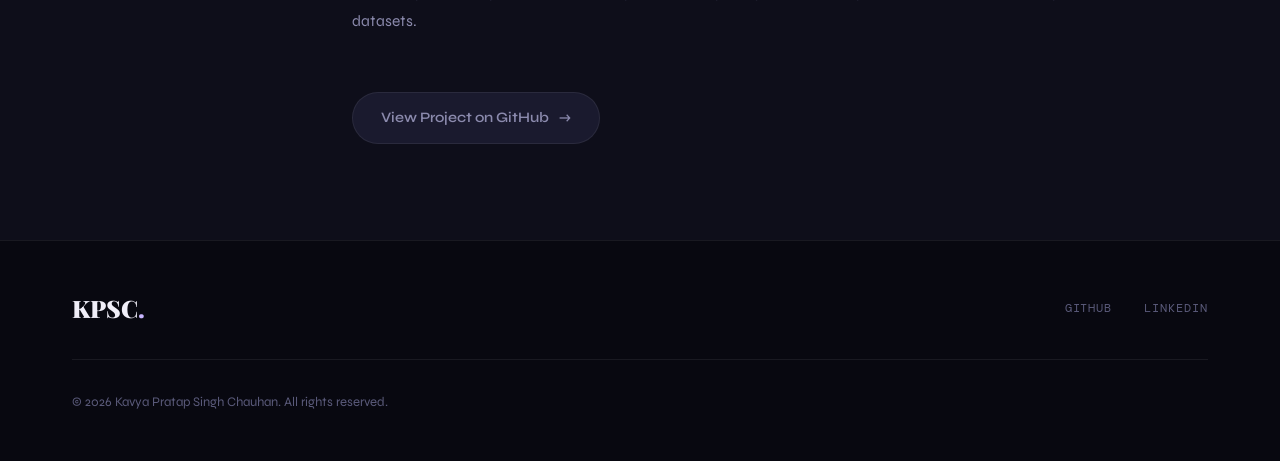
<file: pages/indicbridge.html>
<!DOCTYPE html>
<html lang="en">

<head>
    <meta charset="UTF-8" />
    <meta name="viewport" content="width=device-width, initial-scale=1.0" />

    <meta name="description"
        content="IndicBridge: an explainable multilingual information retrieval system supporting Hindi, English, and Hinglish." />

    <meta name="author" content="Kavya Pratap Singh Chauhan" />

    <title>IndicBridge | KPSC Portfolio</title>

    <link rel="stylesheet" href="../css/reset.css" />
    <link rel="stylesheet" href="../css/style.css" />
    <link rel="stylesheet" href="../css/animations.css" />
    <link rel="stylesheet" href="../css/project.css" />

    <link rel="preconnect" href="https://fonts.googleapis.com" />
    <link rel="preconnect" href="https://fonts.gstatic.com" crossorigin />

    <link
        href="https://fonts.googleapis.com/css2?family=Playfair+Display:ital,wght@0,400;0,700;0,900;1,400&family=DM+Mono:wght@300;400;500&family=Syne:wght@400;600;700;800&display=swap"
        rel="stylesheet" />
</head>

<body>

    <div class="cursor" id="cursor"></div>
    <div class="cursor-follower" id="cursorFollower"></div>
    <div class="noise-overlay"></div>

    <!-- Navigation -->
    <nav class="nav" id="nav">

        <div class="nav__logo">
            <a href="../index.html" aria-label="KPSC home" style="display:flex;align-items:center;gap:4px">
                <span class="nav__logo-text">KPSC</span>
                <span class="nav__logo-dot"></span>
            </a>
        </div>

        <div class="nav__links">
            <a href="../index.html#about" class="nav__link">About</a>
            <a href="../index.html#work" class="nav__link">Work</a>
            <a href="../index.html#skills" class="nav__link">Skills</a>
            <a href="../index.html#contact" class="nav__link">Contact</a>
        </div>

        <div class="nav__cta">
            <a href="../index.html#contact" class="btn btn--outline">
                Contact Me
            </a>
        </div>

    </nav>

    <main>

        <!-- Project Hero -->
        <section class="proj-hero">

            <div class="proj-hero__bg" style="background: linear-gradient(135deg, #17142b, #292044, #172c3c);"></div>

            <div class="container proj-hero__content">

                <a href="../index.html#work" class="proj-back">
                    ← Back to Projects
                </a>

                <div class="proj-tags">
                    <span class="tag">Python</span>
                    <span class="tag">Information Retrieval</span>
                    <span class="tag">Unicode</span>
                    <span class="tag">Phonetic Matching</span>
                    <span class="tag">NLP</span>
                </div>

                <h1 class="proj-hero__title">
                    IndicBridge
                </h1>

                <p class="proj-hero__subtitle">
                    An explainable multilingual information retrieval system
                    designed to improve search across Hindi, English, and
                    Romanized Hindi (Hinglish) by combining text normalization,
                    transliteration, and phonetic matching techniques.
                </p>

                <div class="proj-hero__meta">

                    <div class="proj-meta-item">
                        <span class="proj-meta-label">Course</span>
                        <span class="proj-meta-value">CSD358 - Information Retrieval</span>
                    </div>

                    <div class="proj-meta-item">
                        <span class="proj-meta-label">My Role</span>
                        <span class="proj-meta-value">Linguistic Preprocessing & IndicSoundex</span>
                    </div>

                    <div class="proj-meta-item">
                        <span class="proj-meta-label">Project Type</span>
                        <span class="proj-meta-value">Collaborative Project</span>
                    </div>

                </div>

            </div>
        </section>

        <!-- Case Study Content -->
        <section class="proj-body">

            <div class="container proj-body__inner">

                <!-- Table of Contents -->
                <aside class="proj-toc">

                    <div class="proj-toc__label">Contents</div>

                    <ul class="proj-toc__list">
                        <li>
                            <a href="#overview" class="proj-toc__link active">Overview</a>
                        </li>
                        <li>
                            <a href="#problem" class="proj-toc__link">Problem</a>
                        </li>
                        <li>
                            <a href="#solution" class="proj-toc__link">Our Approach</a>
                        </li>
                        <li>
                            <a href="#contribution" class="proj-toc__link">My Contribution</a>
                        </li>
                        <li>
                            <a href="#evaluation" class="proj-toc__link">Evaluation</a>
                        </li>
                        <li>
                            <a href="#future-work" class="proj-toc__link">Future Work</a>
                        </li>
                    </ul>

                </aside>

                <!-- Main Article -->
                <article class="proj-content">

                    <!-- Overview -->
                    <div class="proj-section" id="overview">

                        <h2 class="proj-section__title">Project Overview</h2>

                        <p>
                            IndicBridge is a multilingual Information Retrieval system
                            developed to support search across Hindi, English, and
                            Romanized Hindi (Hinglish).
                        </p>

                        <p>
                            The system addresses differences in scripts, spelling
                            variations, and phonetic similarities that can make
                            multilingual search difficult. It combines traditional
                            information retrieval techniques with linguistic
                            preprocessing and cross-script matching.
                        </p>

                    </div>

                    <!-- Project Screenshot -->
                    <div class="proj-section proj-screenshot-section">
                        <h2 class="proj-section__title">Application Preview</h2>

                        <figure>
                            <img src="../assest/project/indicbridge/dashboard.png"
                                alt="IndicBridge multilingual information retrieval application dashboard"
                                loading="lazy"
                                style="width:100%; height:auto; border-radius:12px; border:1px solid var(--border);" />
                            <figcaption>
                                IndicBridge application interface
                            </figcaption>
                        </figure>
                    </div>
                    

                    <!-- Problem -->
                    <div class="proj-section" id="problem">

                        <h2 class="proj-section__title">The Problem</h2>

                        <p>
                            Users may express the same Hindi word using Devanagari
                            script or Romanized Hindi. Different spellings and
                            transliteration variations can prevent conventional
                            exact-token search systems from finding relevant results.
                        </p>

                        <p>
                            The challenge was to improve retrieval across these
                            variations while maintaining explainable and meaningful
                            relevance ranking.
                        </p>

                    </div>

                    <!-- Solution -->
                    <div class="proj-section" id="solution">

                        <h2 class="proj-section__title">Our Approach</h2>

                        <p>
                            IndicBridge combines multiple information retrieval
                            techniques to improve multilingual search.
                        </p>

                        <ul class="proj-list">

                            <li>
                                <strong>Inverted Index:</strong>
                                Organizes document terms to support efficient retrieval.
                            </li>

                            <li>
                                <strong>TF-IDF:</strong>
                                Represents term importance and contributes to
                                relevance-based document ranking.
                            </li>

                            <li>
                                <strong>Unicode Normalization:</strong>
                                Standardizes text representations before retrieval.
                            </li>

                            <li>
                                <strong>Cross-Script Processing:</strong>
                                Supports matching across Devanagari and Romanized
                                Hindi representations.
                            </li>

                            <li>
                                <strong>Phonetic Matching:</strong>
                                Uses IndicSoundex to help identify acoustically
                                similar Indic consonant representations.
                            </li>

                            <li>
                                <strong>Explainable Ranking:</strong>
                                Combines retrieval signals to make relevance
                                ranking easier to interpret.
                            </li>

                        </ul>

                    </div>

                    <!-- Individual Contribution -->
                    <div class="proj-section" id="contribution">

                        <h2 class="proj-section__title">My Contribution</h2>

                        <p>
                            I contributed to the linguistic preprocessing component
                            of IndicBridge, focusing on standardizing Indic text and
                            improving phonetic matching for Romanized Hindi queries.
                        </p>

                        <h3>Linguistic Preprocessing</h3>

                        <ul class="proj-list">

                            <li>
                                Implemented Unicode NFC normalization to standardize
                                text representations.
                            </li>

                            <li>
                                Worked on Devanagari nukta folding to handle
                                representation variations.
                            </li>

                            <li>
                                Developed Hindi and Hinglish stopword lists to remove
                                low-information terms during preprocessing.
                            </li>

                        </ul>

                        <h3>IndicSoundex Algorithm</h3>

                        <p>
                            Developed a custom seven-group phonetic algorithm called
                            IndicSoundex. It groups selected acoustically similar
                            Indic consonants to support phonetic matching across
                            spelling variations in Romanized Hindi.
                        </p>

                        <p>
                            This component helps the retrieval system identify
                            potentially related terms even when users enter
                            different Romanized spellings.
                        </p>

                    </div>

                    <!-- Evaluation -->
                    <div class="proj-section" id="evaluation">

                        <h2 class="proj-section__title">Evaluation & Results</h2>

                        <p>
                            The project evaluated the proposed retrieval approach
                            against an exact-token TF-IDF baseline using 24 judged
                            queries.
                        </p>

                        <p>
                            The team's reported evaluation showed:
                        </p>

                        <ul class="proj-list">

                            <li>
                                A 7.38% relative improvement in Mean Average Precision
                                (MAP).
                            </li>

                            <li>
                                A 9.68% relative improvement in Recall@10.
                            </li>

                            <li>
                                A small decrease in Precision@5, highlighting a
                                trade-off between retrieving more relevant documents
                                and maintaining precision in the top results.
                            </li>

                        </ul>

                        <p>
                            These results are the team's reported benchmark
                            measurements for the project evaluation.
                        </p>

                    </div>

                    <!-- Future Work -->
                    <div class="proj-section" id="future-work">

                        <h2 class="proj-section__title">Future Improvements</h2>

                        <p>
                            Potential improvements include expanding linguistic
                            coverage, refining transliteration and phonetic matching,
                            increasing evaluation coverage, and testing the system
                            with larger and more diverse multilingual datasets.
                        </p>

                    </div>

                    <!-- GitHub Link -->
                    <div class="proj-github">

                        <a href="https://github.com/devagarwal2709/indicbridge-ir-system" target="_blank"
                            rel="noopener noreferrer" class="proj-github__link">
                            View Project on GitHub
                            <span class="proj-github__arrow" aria-hidden="true">→</span>
                        </a>

                    </div>

                </article>

            </div>

        </section>

    </main>

    <!-- Footer -->
    <footer class="footer">

        <div class="container">

            <div class="footer__top">

                <div class="footer__logo">
                    KPSC<span class="footer__logo-dot">.</span>
                </div>

                <div class="footer__socials">

                    <a href="https://github.com/zencloser" target="_blank" rel="noopener noreferrer"
                        class="footer__social">
                        GitHub
                    </a>

                    <a href="https://www.linkedin.com/in/kavya-pratap-singh-chauhan-b5419325a" target="_blank"
                        rel="noopener noreferrer" class="footer__social">
                        LinkedIn
                    </a>

                </div>

            </div>

            <div class="footer__bottom">
                <p>© 2026 Kavya Pratap Singh Chauhan. All rights reserved.</p>
            </div>

        </div>

    </footer>

    <!-- Scripts -->
    <script src="../js/cursor.js"></script>
    <script src="../js/animations.js"></script>
    <script src="../js/nav.js"></script>

</body>

</html>
</file>
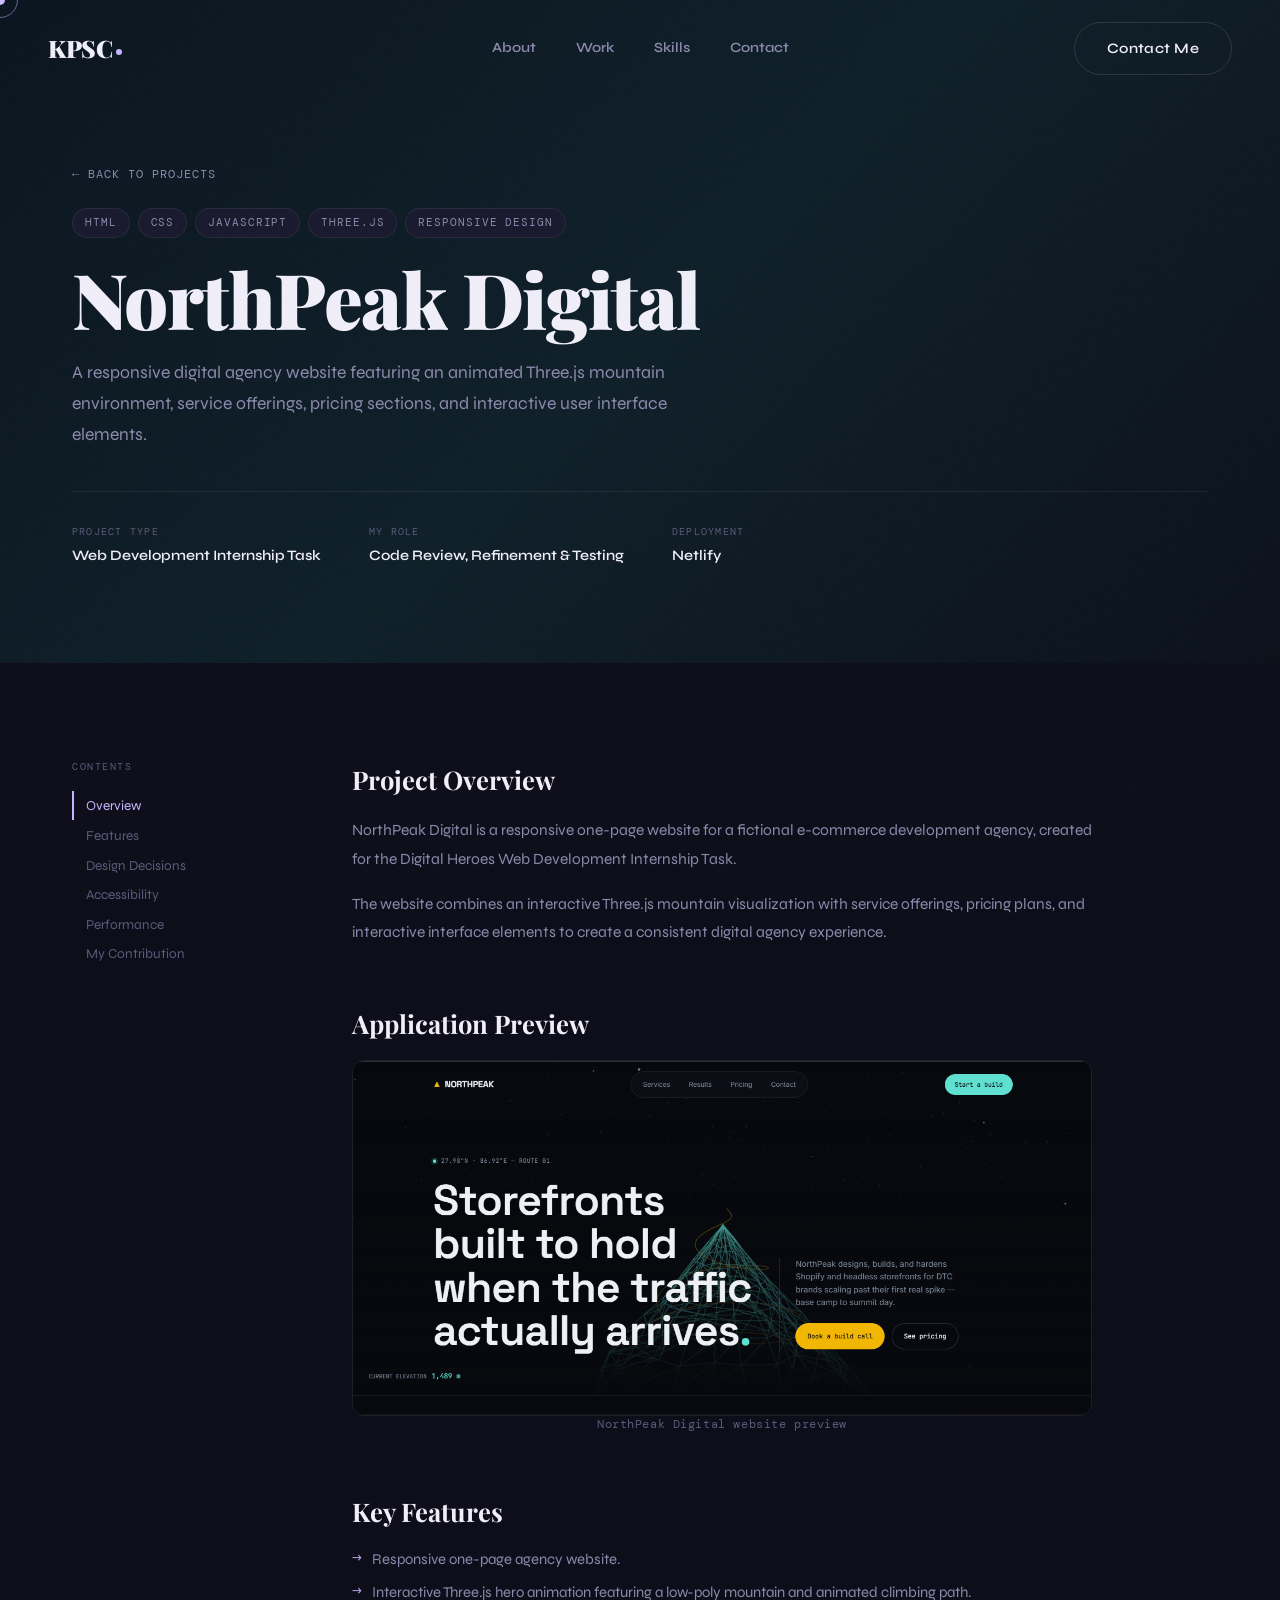
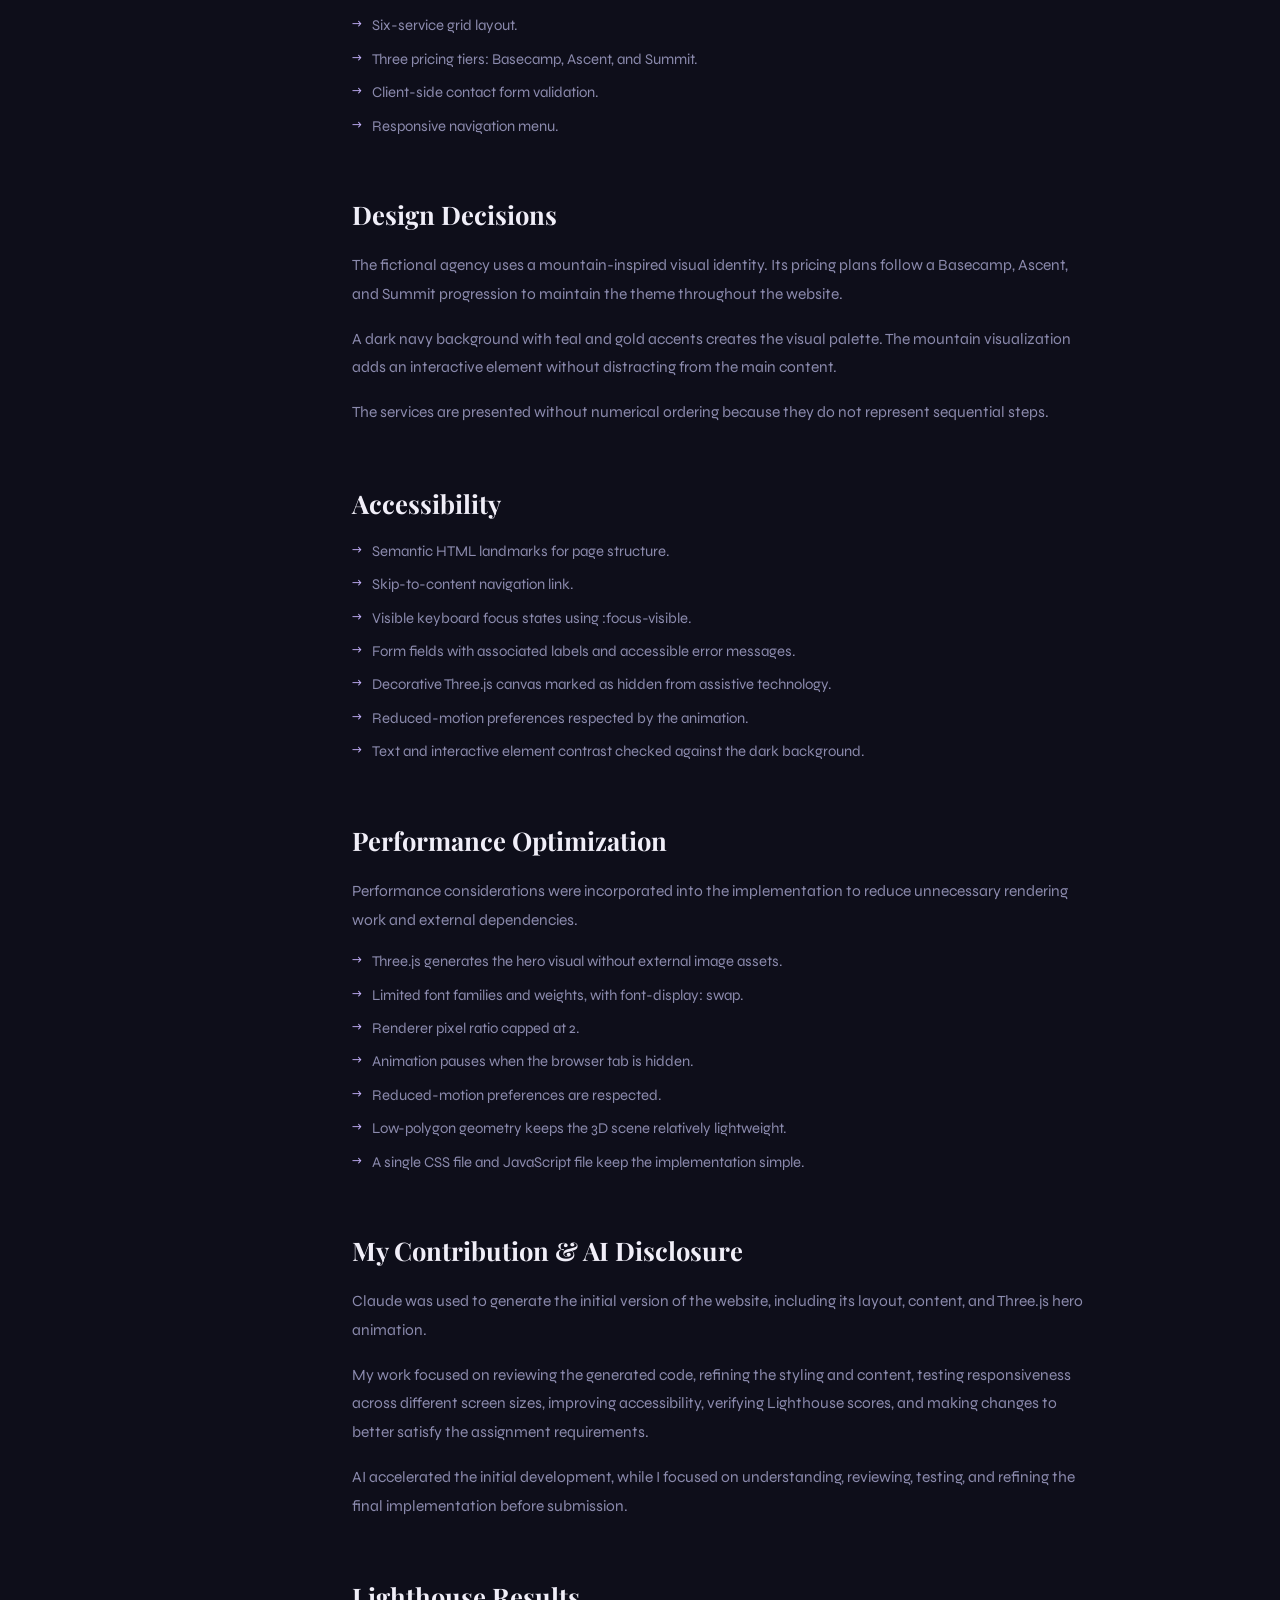
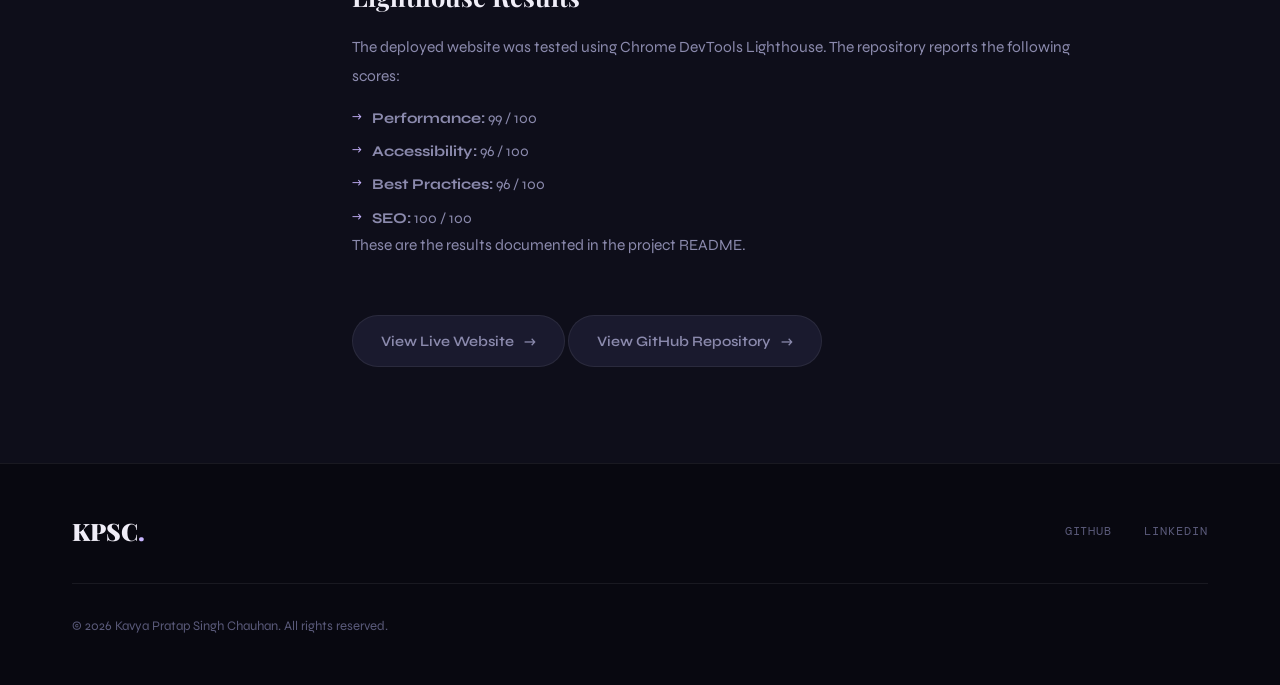
<file: pages/northpeak.html>
<!DOCTYPE html>
<html lang="en">

<head>
    <meta charset="UTF-8" />
    <meta name="viewport" content="width=device-width, initial-scale=1.0" />

    <meta name="description"
        content="NorthPeak Digital: a responsive digital agency website featuring Three.js animations, service sections, pricing, and interactive elements." />

    <meta name="author" content="Kavya Pratap Singh Chauhan" />

    <title>NorthPeak Digital | KPSC Portfolio</title>

    <link rel="stylesheet" href="../css/reset.css" />
    <link rel="stylesheet" href="../css/style.css" />
    <link rel="stylesheet" href="../css/animations.css" />
    <link rel="stylesheet" href="../css/project.css" />

    <link rel="preconnect" href="https://fonts.googleapis.com" />
    <link rel="preconnect" href="https://fonts.gstatic.com" crossorigin />

    <link
        href="https://fonts.googleapis.com/css2?family=Playfair+Display:ital,wght@0,400;0,700;0,900;1,400&family=DM+Mono:wght@300;400;500&family=Syne:wght@400;600;700;800&display=swap"
        rel="stylesheet" />
</head>

<body>

    <div class="cursor" id="cursor"></div>
    <div class="cursor-follower" id="cursorFollower"></div>
    <div class="noise-overlay"></div>

    <!-- Navigation -->
    <nav class="nav" id="nav">

        <div class="nav__logo">
            <a href="../index.html" aria-label="KPSC home" style="display:flex;align-items:center;gap:4px">
                <span class="nav__logo-text">KPSC</span>
                <span class="nav__logo-dot"></span>
            </a>
        </div>

        <div class="nav__links">
            <a href="../index.html#about" class="nav__link">About</a>
            <a href="../index.html#work" class="nav__link">Work</a>
            <a href="../index.html#skills" class="nav__link">Skills</a>
            <a href="../index.html#contact" class="nav__link">Contact</a>
        </div>

        <div class="nav__cta">
            <a href="../index.html#contact" class="btn btn--outline">
                Contact Me
            </a>
        </div>

    </nav>

    <main>

        <!-- Project Hero -->
        <section class="proj-hero">

            <div class="proj-hero__bg" style="background: linear-gradient(135deg, #102d3c, #1d4d59, #14232e);"></div>

            <div class="container proj-hero__content">

                <a href="../index.html#work" class="proj-back">
                    ← Back to Projects
                </a>

                <div class="proj-tags">
                    <span class="tag">HTML</span>
                    <span class="tag">CSS</span>
                    <span class="tag">JavaScript</span>
                    <span class="tag">Three.js</span>
                    <span class="tag">Responsive Design</span>
                </div>

                <h1 class="proj-hero__title">
                    NorthPeak Digital
                </h1>

                <p class="proj-hero__subtitle">
                    A responsive digital agency website featuring an animated
                    Three.js mountain environment, service offerings, pricing
                    sections, and interactive user interface elements.
                </p>

                <div class="proj-hero__meta">

                    <div class="proj-meta-item">
                        <span class="proj-meta-label">Project Type</span>
                        <span class="proj-meta-value">Web Development Internship Task</span>
                    </div>

                    <div class="proj-meta-item">
                        <span class="proj-meta-label">My Role</span>
                        <span class="proj-meta-value">Code Review, Refinement & Testing</span>
                    </div>

                    <div class="proj-meta-item">
                        <span class="proj-meta-label">Deployment</span>
                        <span class="proj-meta-value">Netlify</span>
                    </div>

                </div>

            </div>

        </section>

        <section class="proj-body">
            <div class="container proj-body__inner">

                <aside class="proj-toc">
                    <div class="proj-toc__label">Contents</div>
                    <ul class="proj-toc__list">
                        <li><a href="#overview" class="proj-toc__link active">Overview</a></li>
                        <li><a href="#features" class="proj-toc__link">Features</a></li>
                        <li><a href="#design" class="proj-toc__link">Design Decisions</a></li>
                        <li><a href="#accessibility" class="proj-toc__link">Accessibility</a></li>
                        <li><a href="#performance" class="proj-toc__link">Performance</a></li>
                        <li><a href="#contribution" class="proj-toc__link">My Contribution</a></li>
                    </ul>
                </aside>

                <article class="proj-content">

                    <div class="proj-section" id="overview">
                        <h2 class="proj-section__title">Project Overview</h2>
                        <p>
                            NorthPeak Digital is a responsive one-page website for a fictional
                            e-commerce development agency, created for the Digital Heroes
                            Web Development Internship Task.
                        </p>
                        <p>
                            The website combines an interactive Three.js mountain visualization
                            with service offerings, pricing plans, and interactive interface
                            elements to create a consistent digital agency experience.
                        </p>
                    </div>

                    <div class="proj-section proj-screenshot-section">
                        <h2 class="proj-section__title">Application Preview</h2>
                        <figure>
                            <img src="../assest/project/northpeak/dashboard.png"
                                alt="NorthPeak Digital agency website showing its Three.js animated mountain hero"
                                loading="lazy"
                                style="width:100%; height:auto; border-radius:12px; border:1px solid var(--border);" />
                            <figcaption class="proj-image-caption">
                                NorthPeak Digital website preview
                            </figcaption>
                        </figure>
                    </div>

                    <div class="proj-section" id="features">
                        <h2 class="proj-section__title">Key Features</h2>
                        <ul class="proj-list">
                            <li>Responsive one-page agency website.</li>
                            <li>Interactive Three.js hero animation featuring a low-poly mountain and animated climbing
                                path.</li>
                            <li>Six-service grid layout.</li>
                            <li>Three pricing tiers: Basecamp, Ascent, and Summit.</li>
                            <li>Client-side contact form validation.</li>
                            <li>Responsive navigation menu.</li>
                        </ul>
                    </div>

                    <div class="proj-section" id="design">
                        <h2 class="proj-section__title">Design Decisions</h2>
                        <p>
                            The fictional agency uses a mountain-inspired visual identity.
                            Its pricing plans follow a Basecamp, Ascent, and Summit progression
                            to maintain the theme throughout the website.
                        </p>
                        <p>
                            A dark navy background with teal and gold accents creates the
                            visual palette. The mountain visualization adds an interactive
                            element without distracting from the main content.
                        </p>
                        <p>
                            The services are presented without numerical ordering because
                            they do not represent sequential steps.
                        </p>
                    </div>

                    <div class="proj-section" id="accessibility">
                        <h2 class="proj-section__title">Accessibility</h2>
                        <ul class="proj-list">
                            <li>Semantic HTML landmarks for page structure.</li>
                            <li>Skip-to-content navigation link.</li>
                            <li>Visible keyboard focus states using :focus-visible.</li>
                            <li>Form fields with associated labels and accessible error messages.</li>
                            <li>Decorative Three.js canvas marked as hidden from assistive technology.</li>
                            <li>Reduced-motion preferences respected by the animation.</li>
                            <li>Text and interactive element contrast checked against the dark background.</li>
                        </ul>
                    </div>

                    <div class="proj-section" id="performance">
                        <h2 class="proj-section__title">Performance Optimization</h2>
                        <p>
                            Performance considerations were incorporated into the implementation
                            to reduce unnecessary rendering work and external dependencies.
                        </p>
                        <ul class="proj-list">
                            <li>Three.js generates the hero visual without external image assets.</li>
                            <li>Limited font families and weights, with font-display: swap.</li>
                            <li>Renderer pixel ratio capped at 2.</li>
                            <li>Animation pauses when the browser tab is hidden.</li>
                            <li>Reduced-motion preferences are respected.</li>
                            <li>Low-polygon geometry keeps the 3D scene relatively lightweight.</li>
                            <li>A single CSS file and JavaScript file keep the implementation simple.</li>
                        </ul>
                    </div>

                    <div class="proj-section" id="contribution">
                        <h2 class="proj-section__title">My Contribution & AI Disclosure</h2>
                        <p>
                            Claude was used to generate the initial version of the website,
                            including its layout, content, and Three.js hero animation.
                        </p>
                        <p>
                            My work focused on reviewing the generated code, refining the
                            styling and content, testing responsiveness across different
                            screen sizes, improving accessibility, verifying Lighthouse
                            scores, and making changes to better satisfy the assignment
                            requirements.
                        </p>
                        <p>
                            AI accelerated the initial development, while I focused on
                            understanding, reviewing, testing, and refining the final
                            implementation before submission.
                        </p>
                    </div>

                    <div class="proj-section">
                        <h2 class="proj-section__title">Lighthouse Results</h2>
                        <p>
                            The deployed website was tested using Chrome DevTools Lighthouse.
                            The repository reports the following scores:
                        </p>

                        <ul class="proj-list">
                            <li><strong>Performance:</strong> 99 / 100</li>
                            <li><strong>Accessibility:</strong> 96 / 100</li>
                            <li><strong>Best Practices:</strong> 96 / 100</li>
                            <li><strong>SEO:</strong> 100 / 100</li>
                        </ul>

                        <p>
                            These are the results documented in the project README.
                        </p>
                    </div>

                    <div class="proj-github">
                        <a href="https://northpeakdigitalheros.netlify.app/" target="_blank" rel="noopener noreferrer"
                            class="proj-github__link">
                            View Live Website
                            <span class="proj-github__arrow" aria-hidden="true">→</span>
                        </a>

                        <a href="https://github.com/zencloser/northpeak-digital" target="_blank"
                            rel="noopener noreferrer" class="proj-github__link">
                            View GitHub Repository
                            <span class="proj-github__arrow" aria-hidden="true">→</span>
                        </a>
                    </div>

                </article>
            </div>
        </section>


    </main>

    <!-- Footer -->
    <footer class="footer">

        <div class="container">

            <div class="footer__top">

                <div class="footer__logo">
                    KPSC<span class="footer__logo-dot">.</span>
                </div>

                <div class="footer__socials">

                    <a href="https://github.com/zencloser" target="_blank" rel="noopener noreferrer"
                        class="footer__social">
                        GitHub
                    </a>

                    <a href="https://www.linkedin.com/in/kavya-pratap-singh-chauhan-b5419325a" target="_blank"
                        rel="noopener noreferrer" class="footer__social">
                        LinkedIn
                    </a>

                </div>

            </div>

            <div class="footer__bottom">
                <p>© 2026 Kavya Pratap Singh Chauhan. All rights reserved.</p>
            </div>

        </div>

    </footer>

    <!-- Scripts -->
    <script src="../js/cursor.js"></script>
    <script src="../js/animations.js"></script>
    <script src="../js/nav.js"></script>

</body>

</html>
</file>
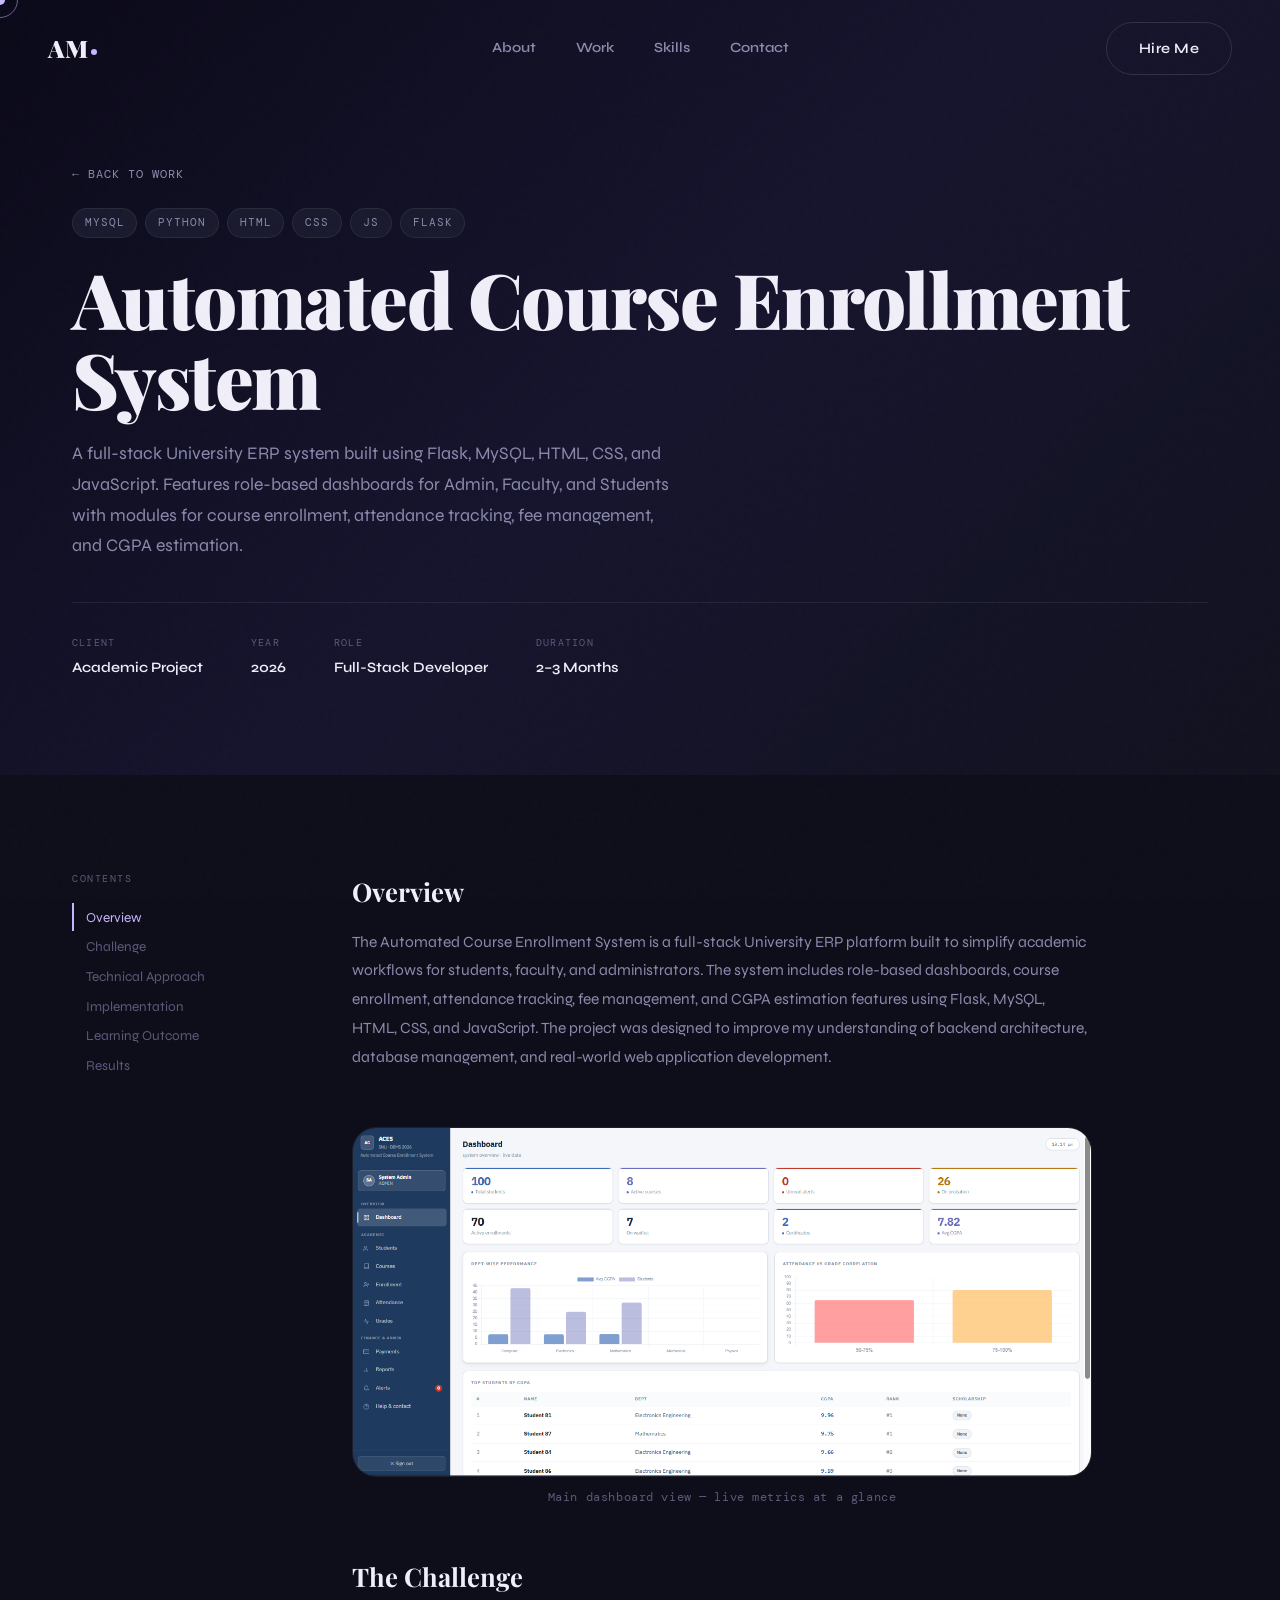
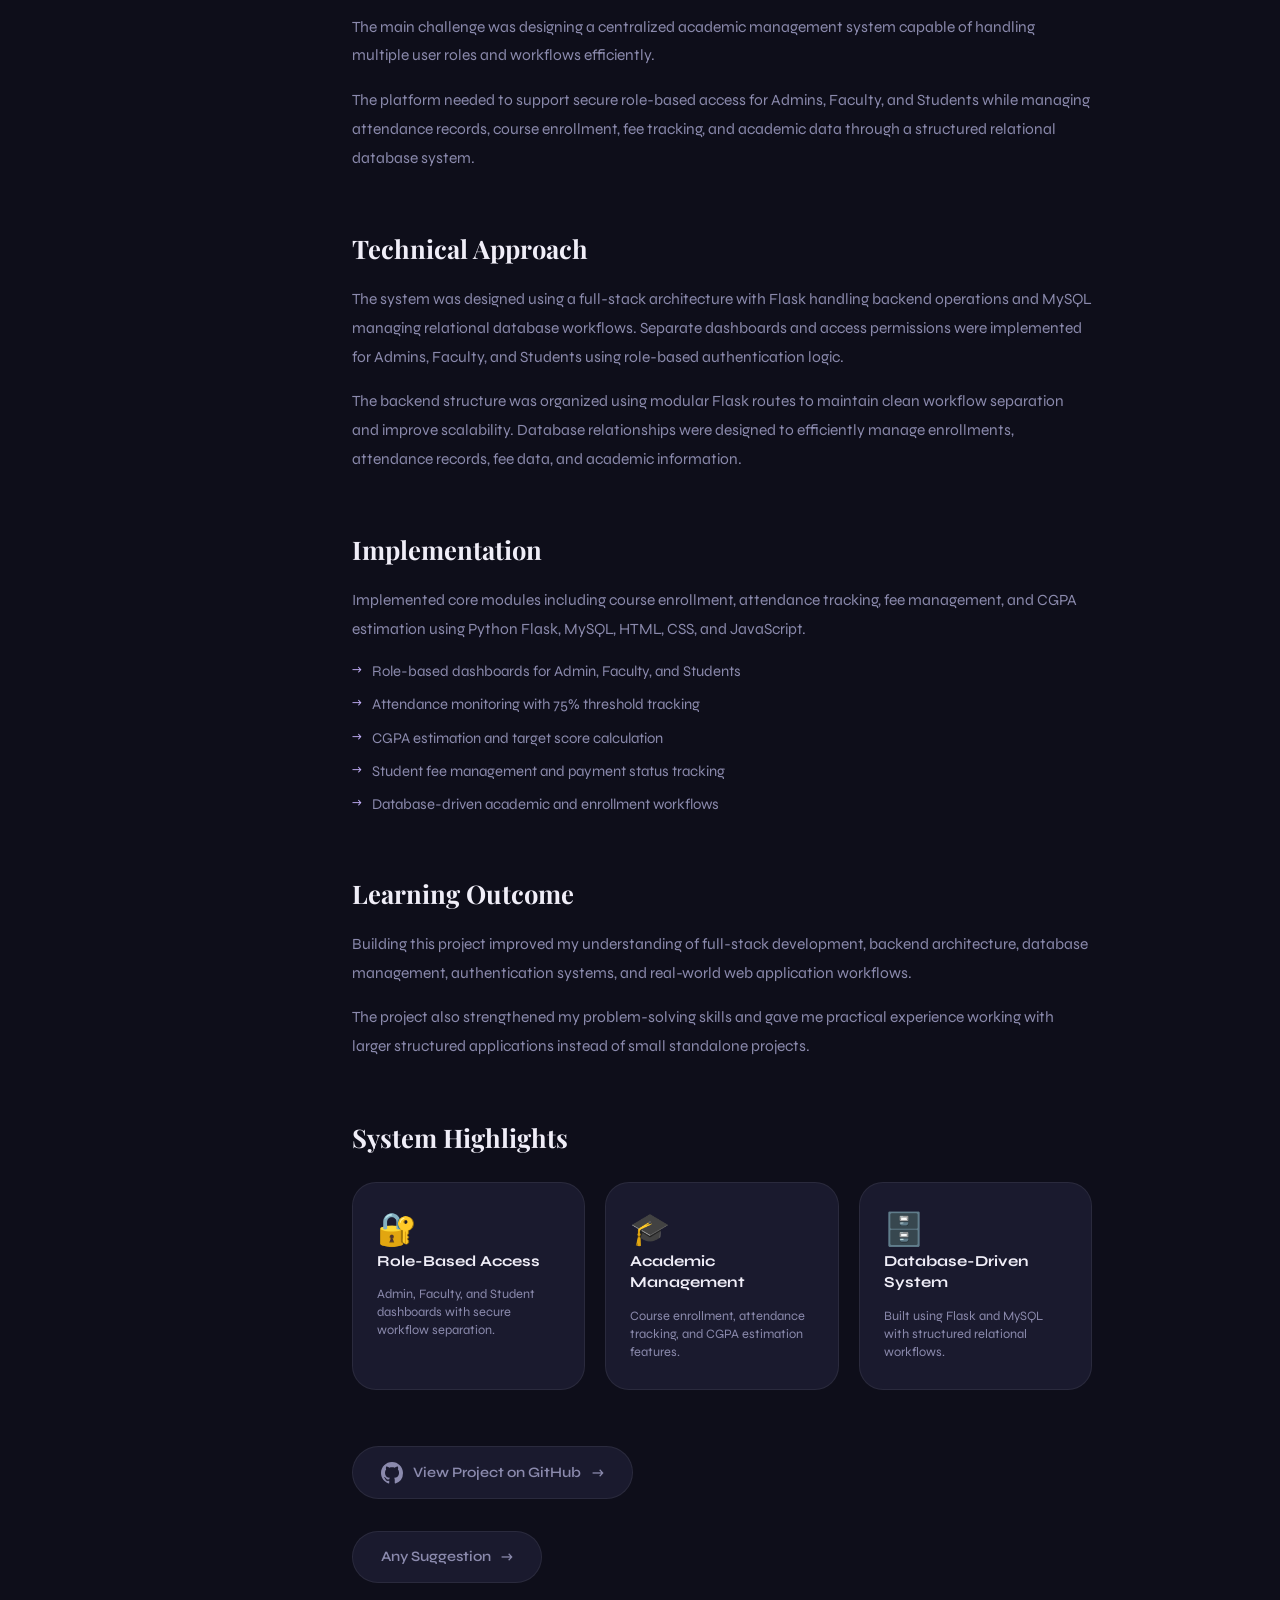
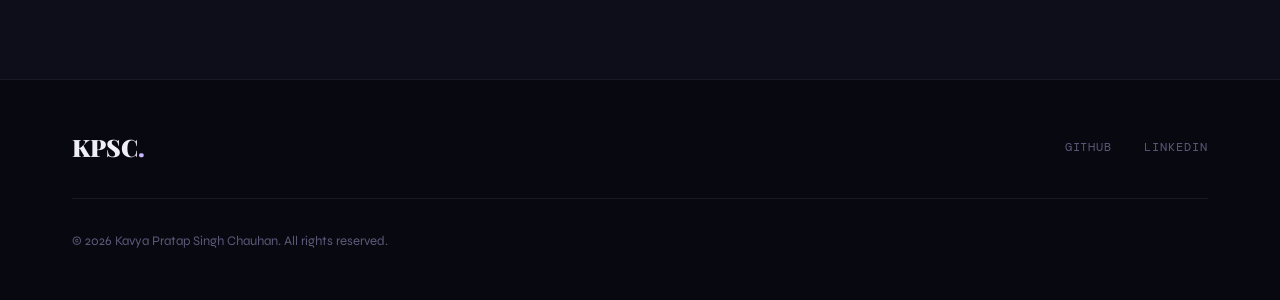
<file: pages/project.html>
<!DOCTYPE html>
<html lang="en">

<head>
  <meta charset="UTF-8" />
  <meta name="viewport" content="width=device-width, initial-scale=1.0" />
  <title>Project1 — KPSC</title>
  <link rel="stylesheet" href="../css/reset.css" />
  <link rel="stylesheet" href="../css/style.css" />
  <link rel="stylesheet" href="../css/animations.css" />
  <link rel="stylesheet" href="../css/project.css" />
  <link rel="preconnect" href="https://fonts.googleapis.com" />
  <link rel="preconnect" href="https://fonts.gstatic.com" crossorigin />
  <link
    href="https://fonts.googleapis.com/css2?family=Playfair+Display:ital,wght@0,400;0,700;0,900;1,400&family=DM+Mono:wght@300;400;500&family=Syne:wght@400;600;700;800&display=swap"
    rel="stylesheet" />
</head>

<body>

  <div class="cursor" id="cursor"></div>
  <div class="cursor-follower" id="cursorFollower"></div>
  <div class="noise-overlay"></div>

  <!-- Nav -->
  <nav class="nav" id="nav">
    <div class="nav__logo">
      <a href="../index.html" style="display:flex;align-items:center;gap:4px">
        <span class="nav__logo-text">AM</span>
        <span class="nav__logo-dot"></span>
      </a>
    </div>
    <div class="nav__links">
      <a href="../index.html#about" class="nav__link">About</a>
      <a href="../index.html#work" class="nav__link">Work</a>
      <a href="../index.html#skills" class="nav__link">Skills</a>
      <a href="../index.html#contact" class="nav__link">Contact</a>
    </div>
    <div class="nav__cta">
      <a href="../index.html#contact" class="btn btn--outline">Hire Me</a>
    </div>
  </nav>

  <!-- Project Hero -->
  <section class="proj-hero">
    <div class="proj-hero__bg" style="background: linear-gradient(135deg, #0f0c29, #302b63, #24243e);"></div>
    <div class="container proj-hero__content">
      <a href="../index.html#work" class="proj-back">← Back to Work</a>
      <div class="proj-tags">
        <!-- TODO: Update tags -->
        <span class="tag">MySql</span>
        <span class="tag">Python</span>
        <span class="tag">HTML</span>
        <span class="tag">CSS</span>
        <span class="tag">JS</span>
        <span class="tag">Flask</span>
      </div>
      <h1 class="proj-hero__title">
        <!-- TODO: Update project name -->
        Automated Course Enrollment System
      </h1>
      <p class="proj-hero__subtitle">
        <!-- TODO: Update short description -->
        A full-stack University ERP system built using Flask, MySQL, HTML, CSS, and JavaScript. Features role-based
        dashboards for Admin, Faculty, and Students with modules for course enrollment, attendance tracking, fee
        management, and CGPA estimation.
      </p>
      <div class="proj-hero__meta">
        <div class="proj-meta-item">
          <span class="proj-meta-label">Client</span>
          <!-- TODO: --> <span class="proj-meta-value">Academic Project</span>
        </div>
        <div class="proj-meta-item">
          <span class="proj-meta-label">Year</span>
          <span class="proj-meta-value">2026</span>
        </div>
        <div class="proj-meta-item">
          <span class="proj-meta-label">Role</span>
          <!-- TODO: --> <span class="proj-meta-value">Full-Stack Developer</span>
        </div>
        <div class="proj-meta-item">
          <span class="proj-meta-label">Duration</span>
          <span class="proj-meta-value">2–3 Months</span>
        </div>
      </div>
    </div>
  </section>

  <!-- Case Study Body -->
  <section class="proj-body">
    <div class="container proj-body__inner">

      <!-- Sidebar TOC -->
      <aside class="proj-toc">
        <div class="proj-toc__label">Contents</div>
        <ul class="proj-toc__list">
          <li><a href="#overview" class="proj-toc__link active">Overview</a></li>
          <li><a href="#challenge" class="proj-toc__link">Challenge</a></li>
          <li><a href="#technicalapproach" class="proj-toc__link">Technical Approach</a></li>
          <li><a href="#implementation" class="proj-toc__link">Implementation</a></li>
          <li><a href="#outcome" class="proj-toc__link">Learning Outcome</a></li>
          <li><a href="#results" class="proj-toc__link">Results</a></li>
        </ul>
      </aside>

      <!-- Main content -->
      <article class="proj-content">

        <div class="proj-section" id="overview">
          <h2 class="proj-section__title">Overview</h2>
          <!-- TODO: Write your project overview -->
          <p>The Automated Course Enrollment System is a full-stack University ERP platform built to simplify academic
            workflows for students, faculty, and administrators.

            The system includes role-based dashboards, course enrollment, attendance tracking, fee management, and CGPA
            estimation features using Flask, MySQL, HTML, CSS, and JavaScript. The project was designed to improve my
            understanding of backend architecture, database management, and real-world web application development.
          </p>
        </div>

        <div class="proj-image-block">
          <!-- TODO: Replace with actual project screenshot -->
          <img src="../assest/project/Automated Course Enrollment System.png" alt="">
          <p class="proj-image-caption">Main dashboard view — live metrics at a glance</p>
        </div>

        <div class="proj-section" id="challenge">
          <h2 class="proj-section__title">The Challenge</h2>
          <!-- TODO: Describe the challenge -->
          <p>The main challenge was designing a centralized academic management system capable of handling multiple user
            roles and workflows efficiently.</p>
          <p>The platform needed to support secure role-based access for Admins, Faculty, and Students while managing
            attendance records, course enrollment, fee tracking, and academic data through a structured relational
            database system.</p>
        </div>

        <!-- <div class="proj-highlight-block">
          <blockquote class="proj-quote"> -->
        <!-- TODO: Add a meaningful quote or stat -->
        <!-- "The new dashboard cut our weekly reporting time from 4 hours to under 20 minutes." -->
        <!-- <cite>— Sarah Reynolds, CTO, Luminary Inc.</cite>
          </blockquote>
        </div> -->

        <div class="proj-section" id="technicalapproach">
          <h2 class="proj-section__title">Technical Approach</h2>
          <p>The system was designed using a full-stack architecture with Flask handling backend operations and MySQL
            managing relational database workflows. Separate dashboards and access permissions were implemented for
            Admins, Faculty, and Students using role-based authentication logic.</p>
          <p>The backend structure was organized using modular Flask routes to maintain clean workflow separation and
            improve scalability. Database relationships were designed to efficiently manage enrollments, attendance
            records, fee data, and academic information.</p>
        </div>

        <div class="proj-section" id="implementation">
          <h2 class="proj-section__title">Implementation</h2>
          <p>Implemented core modules including course enrollment, attendance tracking, fee management, and CGPA
            estimation using Python Flask, MySQL, HTML, CSS, and JavaScript.</p>

          <ul class="proj-list">
            <li>Role-based dashboards for Admin, Faculty, and Students</li>
            <li>Attendance monitoring with 75% threshold tracking</li>
            <li>CGPA estimation and target score calculation</li>
            <li>Student fee management and payment status tracking</li>
            <li>Database-driven academic and enrollment workflows</li>
          </ul>
        </div>

        <div class="proj-section" id="outcome">
          <h2 class="proj-section__title">Learning Outcome</h2>
          <!-- TODO: Describe your solution -->
          <p>Building this project improved my understanding of full-stack development, backend architecture, database
            management, authentication systems, and real-world web application workflows.</p>
          <p>The project also strengthened my problem-solving skills and gave me practical experience working with
            larger structured applications instead of small standalone projects.</p>
        </div>

        <!-- <div class="proj-image-block">
          <div class="proj-image-placeholder" style="background:linear-gradient(135deg,#1a0533,#6b21a8);">
            <span>Design System Preview</span>
          </div>
          <p class="proj-image-caption">Component library and design tokens</p>
        </div> -->

        <!-- <div class="proj-section" id="results">
          <h2 class="proj-section__title">Results</h2>-->
        <!-- TODO: Add your measurable results -->
        <!-- <div class="proj-results-grid">
            <div class="proj-result-card">
              <span class="proj-result-number">↓ 95%</span>
              <span class="proj-result-label">Reduction in reporting time</span>
            </div>
            <div class="proj-result-card">
              <span class="proj-result-number">↑ 40%</span>
              <span class="proj-result-label">Increase in data-driven decisions</span>
            </div>
            <div class="proj-result-card">
              <span class="proj-result-number">&lt; 0.3s</span>
              <span class="proj-result-label">Average query response time</span>
            </div>
          </div>
        </div> -->

        <div class="proj-section" id="results">
          <h2 class="proj-section__title">System Highlights</h2>
          <div class="proj-results-grid">
            <div class="proj-result-card">
              <span class="proj-result-number">🔐</span>
              <span class="proj-result-label"
                style="font-size:0.95rem; font-weight:700; color:var(--text); margin-bottom:0.4rem;">Role-Based
                Access</span>
              <span class="proj-result-label">Admin, Faculty, and Student dashboards with secure workflow
                separation.</span>
            </div>
            <div class="proj-result-card">
              <span class="proj-result-number">🎓</span>
              <span class="proj-result-label"
                style="font-size:0.95rem; font-weight:700; color:var(--text); margin-bottom:0.4rem;">Academic
                Management</span>
              <span class="proj-result-label">Course enrollment, attendance tracking, and CGPA estimation
                features.</span>
            </div>
            <div class="proj-result-card">
              <span class="proj-result-number">🗄️</span>
              <span class="proj-result-label"
                style="font-size:0.95rem; font-weight:700; color:var(--text); margin-bottom:0.4rem;">Database-Driven
                System</span>
              <span class="proj-result-label">Built using Flask and MySQL with structured relational workflows.</span>
            </div>
          </div>
        </div>

        <div class="proj-github">
          <a href="https://github.com/zencloser/Automated_Course_Enrollment_System.git" target="_blank"
            class="proj-github__link">
            <svg xmlns="http://www.w3.org/2000/svg" width="22" height="22" viewBox="0 0 24 24" fill="currentColor">
              <path
                d="M12 0C5.37 0 0 5.37 0 12c0 5.31 3.435 9.795 8.205 11.385.6.105.825-.255.825-.57 0-.285-.015-1.23-.015-2.235-3.015.555-3.795-.735-4.035-1.41-.135-.345-.72-1.41-1.23-1.695-.42-.225-1.02-.78-.015-.795.945-.015 1.62.87 1.845 1.23 1.08 1.815 2.805 1.305 3.495.99.105-.78.42-1.305.765-1.605-2.67-.3-5.46-1.335-5.46-5.925 0-1.305.465-2.385 1.23-3.225-.12-.3-.54-1.53.12-3.18 0 0 1.005-.315 3.3 1.23.96-.27 1.98-.405 3-.405s2.04.135 3 .405c2.295-1.56 3.3-1.23 3.3-1.23.66 1.65.24 2.88.12 3.18.765.84 1.23 1.905 1.23 3.225 0 4.605-2.805 5.625-5.475 5.925.435.375.81 1.095.81 2.22 0 1.605-.015 2.895-.015 3.3 0 .315.225.69.825.57A12.02 12.02 0 0 0 24 12c0-6.63-5.37-12-12-12z" />
            </svg>
            View Project on GitHub
            <span class="proj-github__arrow">→</span>
          </a>
        </div>

        <!-- Any Suggestion link -->
        <div class="proj-github">
          <a href="../index.html#contact" class="proj-github__link">
            Any Suggestion
            <span class="proj-github__arrow">→</span>
          </a>
        </div>

      </article>
    </div>
  </section>

  <!-- Next Project -->
  <!-- <section class="proj-next">
    <div class="container">
      <div class="proj-next__inner">
        <span class="proj-next__label">Next Project</span>
        <a href="project.html" class="proj-next__title">Bloom E-Commerce →</a>
      </div>
    </div>
  </section> -->

  <footer class="footer">
    <div class="container">
      <div class="footer__top">
        <div class="footer__logo">KPSC<span class="footer__logo-dot">.</span></div>
        <div class="footer__socials">
          <a href="https://github.com/zencloser" target="_blank" class="footer__social">GitHub</a>
          <a href="https://www.linkedin.com/in/kavya-pratap-singh-chauhan-b5419325a" target="_blank"
            class="footer__social">LinkedIn</a>
        </div>
      </div>
      <div class="footer__bottom">
        <p>© 2026 Kavya Pratap Singh Chauhan. All rights reserved.</p>
      </div>
    </div>
  </footer>

  <script src="../js/cursor.js"></script>
  <script src="../js/animations.js"></script>
  <script src="../js/nav.js"></script>
</body>

</html>
</file>
<file: css/style.css>
/* ============================================
   PORTFOLIO — MAIN STYLES
   Dark Luxury / Editorial Aesthetic
   ============================================ */

:root {
  --bg: #080810;
  --bg-2: #0e0e1a;
  --bg-3: #13131f;
  --surface: #1a1a2e;
  --surface-2: #22223a;
  --border: rgba(255, 255, 255, 0.07);
  --border-2: rgba(255, 255, 255, 0.12);

  --text: #f0eef8;
  --text-muted: #8b8aad;
  --text-dim: #5a5a7a;

  --accent: #c8b5ff;
  --accent-2: #8b5cf6;
  --accent-warm: #f0a87e;
  --accent-glow: rgba(139, 92, 246, 0.35);

  --font-display: 'Playfair Display', Georgia, serif;
  --font-sans: 'Syne', sans-serif;
  --font-mono: 'DM Mono', 'Courier New', monospace;

  --radius: 12px;
  --radius-lg: 24px;
  --transition: 0.3s cubic-bezier(0.4, 0, 0.2, 1);
  --transition-slow: 0.6s cubic-bezier(0.4, 0, 0.2, 1);
}

/* ==============================
   BASE
   ============================== */
body {
  background: var(--bg);
  color: var(--text);
  font-family: var(--font-sans);
  font-size: 16px;
  line-height: 1.6;
  cursor: none;
}

.container {
  width: 100%;
  max-width: 1200px;
  margin: 0 auto;
  padding: 0 2rem;
}

.noise-overlay {
  position: fixed;
  inset: 0;
  background-image: url("data:image/svg+xml,%3Csvg viewBox='0 0 200 200' xmlns='http://www.w3.org/2000/svg'%3E%3Cfilter id='noise'%3E%3CfeTurbulence type='fractalNoise' baseFrequency='0.9' numOctaves='4' stitchTiles='stitch'/%3E%3C/filter%3E%3Crect width='100%25' height='100%25' filter='url(%23noise)' opacity='0.04'/%3E%3C/svg%3E");
  pointer-events: none;
  z-index: 9999;
  opacity: 0.4;
}

/* ==============================
   CUSTOM CURSOR
   ============================== */
.cursor {
  width: 10px;
  height: 10px;
  background: var(--accent);
  border-radius: 50%;
  position: fixed;
  top: 0;
  left: 0;
  pointer-events: none;
  z-index: 10000;
  transform: translate(-50%, -50%);
  transition: width 0.2s, height 0.2s, background 0.2s;
  mix-blend-mode: screen;
}

.cursor-follower {
  width: 36px;
  height: 36px;
  border: 1.5px solid rgba(200, 181, 255, 0.5);
  border-radius: 50%;
  position: fixed;
  top: 0;
  left: 0;
  pointer-events: none;
  z-index: 9999;
  transform: translate(-50%, -50%);
  transition: transform 0.12s ease, width 0.3s, height 0.3s, border-color 0.3s;
}

body.hovering .cursor {
  width: 14px;
  height: 14px;
  background: var(--accent-warm);
}

body.hovering .cursor-follower {
  width: 52px;
  height: 52px;
  border-color: var(--accent-warm);
  opacity: 0.6;
}

/* ==============================
   TYPOGRAPHY HELPERS
   ============================== */
.section-label {
  font-family: var(--font-mono);
  font-size: 0.72rem;
  letter-spacing: 0.2em;
  text-transform: uppercase;
  color: var(--accent);
  margin-bottom: 1rem;
  display: flex;
  align-items: center;
  gap: 0.6rem;
}

.section-label::before {
  content: '';
  width: 28px;
  height: 1px;
  background: var(--accent);
}

.section-title {
  font-family: var(--font-display);
  font-size: clamp(2.2rem, 5vw, 3.8rem);
  font-weight: 700;
  line-height: 1.1;
  color: var(--text);
  margin-bottom: 1.5rem;
}

.section-title em {
  font-style: italic;
  color: var(--accent);
}

.section-header {
  margin-bottom: 4rem;
}

/* ==============================
   BUTTONS
   ============================== */
.btn {
  display: inline-flex;
  align-items: center;
  gap: 0.5rem;
  padding: 0.85rem 2rem;
  border-radius: 100px;
  font-family: var(--font-sans);
  font-size: 0.9rem;
  font-weight: 600;
  letter-spacing: 0.03em;
  transition: var(--transition);
  position: relative;
  overflow: hidden;
}

.btn--primary {
  background: var(--accent-2);
  color: #fff;
  box-shadow: 0 0 30px var(--accent-glow);
}

.btn--primary:hover {
  background: var(--accent);
  color: var(--bg);
  transform: translateY(-2px);
  box-shadow: 0 8px 40px var(--accent-glow);
}

.btn--outline {
  border: 1.5px solid var(--border-2);
  color: var(--text);
}

.btn--outline:hover {
  border-color: var(--accent);
  color: var(--accent);
  background: rgba(139, 92, 246, 0.08);
}

.btn--ghost {
  color: var(--text-muted);
  border: 1.5px solid transparent;
}

.btn--ghost:hover {
  color: var(--text);
  border-color: var(--border-2);
}

.btn--full {
  width: 100%;
  justify-content: center;
}

/* ==============================
   TAGS
   ============================== */
.tag {
  font-family: var(--font-mono);
  font-size: 0.7rem;
  letter-spacing: 0.08em;
  text-transform: uppercase;
  padding: 0.3rem 0.75rem;
  border-radius: 100px;
  background: var(--surface);
  border: 1px solid var(--border);
  color: var(--text-muted);
}

/* ==============================
   NAVIGATION
   ============================== */
.nav {
  position: fixed;
  top: 0;
  left: 0;
  right: 0;
  z-index: 1000;
  display: flex;
  align-items: center;
  justify-content: space-between;
  padding: 1.4rem 3rem;
  transition: var(--transition-slow);
}

.nav.scrolled {
  background: rgba(8, 8, 16, 0.85);
  backdrop-filter: blur(20px);
  -webkit-backdrop-filter: blur(20px);
  border-bottom: 1px solid var(--border);
  padding: 1rem 3rem;
}

.nav__logo {
  display: flex;
  align-items: center;
  gap: 4px;
}

.nav__logo-text {
  font-family: var(--font-display);
  font-size: 1.5rem;
  font-weight: 900;
  color: var(--text);
  letter-spacing: -0.02em;
}

.nav__logo-dot {
  width: 6px;
  height: 6px;
  border-radius: 50%;
  background: var(--accent);
  margin-top: 6px;
}

.nav__links {
  display: flex;
  gap: 2.5rem;
  position: absolute;
  left: 50%;
  transform: translateX(-50%);
}

.nav__link {
  font-family: var(--font-sans);
  font-size: 0.88rem;
  font-weight: 600;
  color: var(--text-muted);
  position: relative;
  transition: color var(--transition);
}

.nav__link::after {
  content: '';
  position: absolute;
  bottom: -4px;
  left: 0;
  width: 0;
  height: 1px;
  background: var(--accent);
  transition: width var(--transition);
}

.nav__link:hover {
  color: var(--text);
}

.nav__link:hover::after {
  width: 100%;
}

.nav__hamburger {
  display: none;
  flex-direction: column;
  gap: 5px;
  background: none;
  cursor: none;
  padding: 4px;
}

.nav__hamburger span {
  display: block;
  width: 24px;
  height: 1.5px;
  background: var(--text);
  transition: var(--transition);
}

.nav__hamburger.active span:nth-child(1) {
  transform: translateY(6.5px) rotate(45deg);
}

.nav__hamburger.active span:nth-child(2) {
  opacity: 0;
}

.nav__hamburger.active span:nth-child(3) {
  transform: translateY(-6.5px) rotate(-45deg);
}

/* Mobile Menu */
.mobile-menu {
  position: fixed;
  top: 0;
  left: 0;
  right: 0;
  bottom: 0;
  background: var(--bg);
  z-index: 999;
  display: flex;
  flex-direction: column;
  align-items: center;
  justify-content: center;
  gap: 2rem;
  transform: translateX(100%);
  transition: transform 0.5s cubic-bezier(0.77, 0, 0.175, 1);
}

.mobile-menu.open {
  transform: translateX(0);
}

.mobile-menu__link {
  font-family: var(--font-display);
  font-size: 3rem;
  font-weight: 700;
  color: var(--text);
  transition: color var(--transition);
}

.mobile-menu__link:hover {
  color: var(--accent);
}

/* ==============================
   HERO
   ============================== */
.hero {
  position: relative;
  min-height: 100vh;
  display: flex;
  flex-direction: column;
  align-items: center;
  justify-content: center;
  overflow: hidden;
  padding: 5rem 2rem 6rem;
}

.hero__bg-grid {
  position: absolute;
  inset: 0;
  background-image:
    linear-gradient(rgba(255, 255, 255, 0.03) 1px, transparent 1px),
    linear-gradient(90deg, rgba(255, 255, 255, 0.03) 1px, transparent 1px);
  background-size: 60px 60px;
  mask-image: radial-gradient(ellipse at center, black 30%, transparent 80%);
}

.hero__orb {
  position: absolute;
  border-radius: 50%;
  filter: blur(80px);
  pointer-events: none;
  animation: orbFloat 8s ease-in-out infinite;
}

.hero__orb--1 {
  width: 500px;
  height: 500px;
  background: radial-gradient(circle, rgba(139, 92, 246, 0.25) 0%, transparent 70%);
  top: -100px;
  right: -100px;
  animation-delay: 0s;
}

.hero__orb--2 {
  width: 400px;
  height: 400px;
  background: radial-gradient(circle, rgba(200, 181, 255, 0.15) 0%, transparent 70%);
  bottom: 0;
  left: -80px;
  animation-delay: -3s;
}

.hero__orb--3 {
  width: 300px;
  height: 300px;
  background: radial-gradient(circle, rgba(240, 168, 126, 0.12) 0%, transparent 70%);
  top: 40%;
  left: 40%;
  animation-delay: -5s;
}

@keyframes orbFloat {

  0%,
  100% {
    transform: translate(0, 0) scale(1);
  }

  33% {
    transform: translate(20px, -20px) scale(1.05);
  }

  66% {
    transform: translate(-10px, 15px) scale(0.98);
  }
}

.hero__content {
  position: relative;
  z-index: 2;
  text-align: center;
  max-width: 860px;
}

.hero__label {
  display: inline-flex;
  align-items: center;
  gap: 0.5rem;
  font-family: var(--font-mono);
  font-size: 0.72rem;
  letter-spacing: 0.15em;
  text-transform: uppercase;
  color: var(--accent);
  background: rgba(139, 92, 246, 0.1);
  border: 1px solid rgba(139, 92, 246, 0.25);
  padding: 0.4rem 1rem;
  border-radius: 100px;
  margin-bottom: 2rem;
}

.hero__label-dot {
  width: 6px;
  height: 6px;
  background: var(--accent);
  border-radius: 50%;
  animation: pulse 2s infinite;
}

@keyframes pulse {

  0%,
  100% {
    opacity: 1;
    transform: scale(1);
  }

  50% {
    opacity: 0.5;
    transform: scale(0.8);
  }
}

.hero__title {
  font-family: var(--font-display);
  font-size: clamp(3.5rem, 10vw, 5.66rem);
  font-weight: 900;
  line-height: 1.0;
  letter-spacing: -0.03em;
  color: var(--text);
  display: block;
  margin-bottom: 1.5rem;
}

.hero__title-line {
  display: block;
}

.hero__title-line.italic {
  font-style: italic;
  color: var(--accent);
  -webkit-text-stroke: 0px;
}

.hero__subtitle {
  font-size: 1.05rem;
  color: var(--text-muted);
  max-width: 520px;
  margin: 0 auto 1.5rem;
  line-height: 1.7;
}

.hero__actions {
  display: flex;
  gap: 1rem;
  justify-content: center;
  flex-wrap: wrap;
}

.hero__scroll-indicator {
  position: absolute;
  bottom: 60px;
  left: 50%;
  transform: translateX(-50%);
  display: flex;
  flex-direction: column;
  align-items: center;
  gap: 0.7rem;
  font-family: var(--font-mono);
  font-size: 0.85rem;
  letter-spacing: 0.2em;
  text-transform: uppercase;
  color: var(--text-dim);
}

.hero__scroll-line {
  width: 1px;
  height: 55px;
  background: linear-gradient(to bottom, var(--accent), transparent);
  animation: scrollLine 2s ease-in-out infinite;
}

@keyframes scrollLine {
  0% {
    transform: scaleY(0);
    transform-origin: top;
  }

  50% {
    transform: scaleY(1);
    transform-origin: top;
  }

  51% {
    transform: scaleY(1);
    transform-origin: bottom;
  }

  100% {
    transform: scaleY(0);
    transform-origin: bottom;
  }
}

.hero__marquee-wrapper {
  position: absolute;
  bottom: 0;
  left: 0;
  right: 0;
  overflow: hidden;
  border-top: 1px solid var(--border);
  padding: 1rem 0;
  background: rgba(8, 8, 16, 0.6);
  backdrop-filter: blur(10px);
}

.hero__marquee {
  display: flex;
  gap: 2rem;
  animation: marquee 18s linear infinite;
  white-space: nowrap;
  font-family: var(--font-mono);
  font-size: 0.78rem;
  letter-spacing: 0.08em;
  text-transform: uppercase;
  color: var(--text-muted);
}

.hero__marquee .sep {
  color: var(--accent);
}

@keyframes marquee {
  from {
    transform: translateX(100%);
  }

  to {
    transform: translateX(-100%);
  }
}

/* ==============================
   ABOUT
   ============================== */
.about {
  padding: 8rem 0;
  background: var(--bg-2);
}

.about__grid {
  display: grid;
  grid-template-columns: 1.15fr 0.85fr;
  gap: 4rem;
  align-items: center;
}

.about__text {
  color: var(--text-muted);
  font-size: 1rem;
  line-height: 1.8;
  margin-bottom: 1.25rem;
}

.about__stats {
  display: flex;
  gap: 2rem;
  margin-top: 2.5rem;
  padding-top: 2rem;
  border-top: 1px solid var(--border);
}

.about__stat {
  flex: 1;
  display: flex;
  flex-direction: column;
  align-items: flex-start;
}

.about__stat-number {
  font-family: var(--font-display);
  font-size: 2.5rem;
  font-weight: 900;
  color: var(--accent);
  line-height: 1;
}

.about__stat-value {
  display: flex;
  align-items: baseline;
  white-space: nowrap;
}

.about__stat-suffix {
  font-family: var(--font-display);
  font-size: 2.5rem;
  font-weight: 900;
  color: var(--accent);
  line-height: 1;
}

.about__stat-label {
  font-family: var(--font-mono);
  font-size: 0.7rem;
  text-transform: uppercase;
  letter-spacing: 0.1em;
  color: var(--text-dim);
  margin-top: 0.25rem;
}

.about__right {
  display: flex;
  justify-content: center;
}

.about__image-wrapper {
  position: relative;
  width: 320px;
  height: 380px;
}

.about__image-placeholder {
  width: 100%;
  height: 100%;
  background: linear-gradient(135deg, var(--surface), var(--surface-2));
  border-radius: var(--radius-lg);
  border: 1px solid var(--border);
  display: flex;
  align-items: center;
  justify-content: center;
  overflow: hidden;
  position: relative;
}

.about__image-placeholder::before {
  content: '';
  position: absolute;
  inset: 0;
  background: radial-gradient(circle at 30% 40%, rgba(139, 92, 246, 0.15), transparent 60%);
}

.about__image-initials {
  font-family: var(--font-display);
  font-size: 5rem;
  font-weight: 900;
  color: var(--accent);
  opacity: 0.3;
}

.about__image-card {
  position: absolute;
  background: rgba(26, 26, 46, 0.9);
  backdrop-filter: blur(12px);
  border: 1px solid var(--border-2);
  border-radius: var(--radius);
  padding: 0.6rem 1rem;
  font-size: 0.78rem;
  font-weight: 600;
  color: var(--text);
  display: flex;
  align-items: center;
  gap: 0.5rem;
  white-space: nowrap;
  animation: cardFloat 4s ease-in-out infinite;
}

.about__image-card--1 {
  top: -16px;
  right: -24px;
  animation-delay: 0s;
}

.about__image-card--2 {
  bottom: 60px;
  right: -36px;
  animation-delay: -1.5s;
}

.about__image-card--3 {
  bottom: -16px;
  left: -24px;
  animation-delay: -3s;
}

@keyframes cardFloat {

  0%,
  100% {
    transform: translateY(0);
  }

  50% {
    transform: translateY(-8px);
  }
}

.about__image-real {
  width: 100%;
  height: 100%;
  object-fit: cover;
  border-radius: var(--radius-lg);
}

/* ==============================
   WORK / PROJECTS
   ============================== */
.work {
  padding: 8rem 0;
  background: var(--bg);
}

.work__grid {
  display: grid;
  grid-template-columns: repeat(2, 1fr);
  gap: 2rem;
}

.project-card__screenshot {
  display: block;
  width: 100%;
  height: auto;
  object-fit: contain;
  object-position: top center;
}

.project-card {
  background: var(--surface);
  border-radius: var(--radius-lg);
  border: 1px solid var(--border);
  overflow: hidden;
  transition: var(--transition);
  position: relative;
}

.project-card:hover {
  border-color: var(--border-2);
  transform: translateY(-6px);
  box-shadow: 0 24px 60px rgba(0, 0, 0, 0.4), 0 0 0 1px var(--border-2);
}

.project-card--featured .project-card__image {
  height: 100%;
  min-height: 300px;
}



.project-card__image {
  position: relative;
  height: 220px;
  overflow: hidden;
}

.project-card__placeholder {
  width: 100%;
  height: 100%;
  display: flex;
  align-items: center;
  justify-content: center;
}

.project-card__mock {
  width: 70%;
  background: rgba(255, 255, 255, 0.05);
  border-radius: 8px;
  padding: 12px;
}

.project-card__mock-bar {
  height: 8px;
  border-radius: 4px;
  background: rgba(255, 255, 255, 0.15);
  margin-bottom: 10px;
}

.project-card__mock-content {
  height: 60px;
  border-radius: 4px;
  background: rgba(255, 255, 255, 0.07);
}

.project-card__overlay {
  position: absolute;
  inset: 0;
  background: rgba(0, 0, 0, 0.6);
  display: flex;
  align-items: center;
  justify-content: center;
  opacity: 0;
  transition: var(--transition);
  backdrop-filter: blur(4px);
}

.project-card:hover .project-card__overlay {
  opacity: 1;
}

.project-card__link {
  font-family: var(--font-sans);
  font-size: 0.9rem;
  font-weight: 600;
  color: #fff;
  border: 1.5px solid rgba(255, 255, 255, 0.5);
  padding: 0.7rem 1.5rem;
  border-radius: 100px;
  transition: var(--transition);
}

.project-card__link:hover {
  background: rgba(255, 255, 255, 0.15);
  border-color: #fff;
}

.project-card__info {
  padding: 1.75rem;
}

.project-card__tags {
  display: flex;
  gap: 0.5rem;
  flex-wrap: wrap;
  margin-bottom: 0.75rem;
}

.project-card__title {
  font-family: var(--font-display);
  font-size: 1.4rem;
  font-weight: 700;
  color: var(--text);
  margin-bottom: 0.6rem;
  line-height: 1.2;
}

.project-card__desc {
  font-size: 0.88rem;
  color: var(--text-muted);
  line-height: 1.7;
  margin-bottom: 1.25rem;
}

.project-card__cta {
  font-family: var(--font-mono);
  font-size: 0.78rem;
  letter-spacing: 0.05em;
  color: var(--accent);
  display: inline-flex;
  align-items: center;
  gap: 0.4rem;
  transition: gap var(--transition);
}

.project-card__cta:hover {
  gap: 0.8rem;
}

.project-card__cta .arrow {
  transition: transform var(--transition);
}

.project-card__cta:hover .arrow {
  transform: translateX(4px);
}

/* ==============================
   SKILLS
   ============================== */
.skills {
  padding: 8rem 0;
  background: var(--bg-2);
}

.skills__grid {
  display: grid;
  grid-template-columns: repeat(3, 1fr);
  gap: 1.5rem;
}

.skill-card {
  background: var(--surface);
  border: 1px solid var(--border);
  border-radius: var(--radius-lg);
  padding: 2rem;
  transition: var(--transition);
  position: relative;
  overflow: hidden;
}

.skill-card::before {
  content: '';
  position: absolute;
  inset: 0;
  background: radial-gradient(circle at 80% 20%, rgba(139, 92, 246, 0.08), transparent 60%);
  opacity: 0;
  transition: opacity var(--transition);
}

.skill-card:hover {
  border-color: var(--border-2);
  transform: translateY(-4px);
}

.skill-card:hover::before {
  opacity: 1;
}

.skill-card__icon {
  font-size: 2rem;
  margin-bottom: 1rem;
  display: block;
}

.skill-card__title {
  font-family: var(--font-sans);
  font-size: 1rem;
  font-weight: 700;
  color: var(--text);
  margin-bottom: 0.5rem;
}

.skill-card__desc {
  font-size: 0.84rem;
  color: var(--text-muted);
  line-height: 1.6;
  margin-bottom: 1.25rem;
}

.skill-card__tags {
  display: flex;
  flex-wrap: wrap;
  gap: 0.5rem;
}

/* ==============================
   TESTIMONIALS
   ============================== */
.testimonials {
  padding: 8rem 0;
  background: var(--bg);
}

.testimonials .section-label {
  margin-bottom: 3rem;
}

.testimonials__grid {
  display: grid;
  grid-template-columns: repeat(3, 1fr);
  gap: 1.5rem;
}

.testimonial-card {
  background: var(--surface);
  border: 1px solid var(--border);
  border-radius: var(--radius-lg);
  padding: 2rem;
  transition: var(--transition);
}

.testimonial-card:hover {
  border-color: var(--border-2);
  transform: translateY(-4px);
}

.testimonial-card__stars {
  color: var(--accent-warm);
  font-size: 0.85rem;
  letter-spacing: 2px;
  margin-bottom: 1rem;
}

.testimonial-card__text {
  font-size: 0.93rem;
  color: var(--text-muted);
  line-height: 1.75;
  margin-bottom: 1.5rem;
  font-style: italic;
}

.testimonial-card__author {
  display: flex;
  align-items: center;
  gap: 0.75rem;
}

.testimonial-card__avatar {
  width: 40px;
  height: 40px;
  border-radius: 50%;
  background: var(--surface-2);
  border: 1px solid var(--border-2);
  display: flex;
  align-items: center;
  justify-content: center;
  font-family: var(--font-mono);
  font-size: 0.65rem;
  color: var(--accent);
  font-weight: 600;
}

.testimonial-card__name {
  font-size: 0.88rem;
  font-weight: 700;
  color: var(--text);
}

.testimonial-card__role {
  font-size: 0.75rem;
  color: var(--text-dim);
  font-family: var(--font-mono);
}

/* ==============================
   CONTACT
   ============================== */
.contact {
  padding: 8rem 0;
  background: var(--bg-2);
}

.contact__inner {
  display: grid;
  grid-template-columns: 1fr 1.1fr;
  gap: 6rem;
  align-items: start;
}

.contact__text {
  color: var(--text-muted);
  font-size: 1rem;
  line-height: 1.8;
  margin-bottom: 2rem;
}

.contact__links {
  display: flex;
  flex-direction: column;
  gap: 0.75rem;
}

.contact__link {
  display: flex;
  align-items: center;
  gap: 0.75rem;
  font-size: 0.9rem;
  color: var(--text-muted);
  transition: color var(--transition);
}

.contact__link:hover {
  color: var(--accent);
}

.contact__link-icon {
  width: 34px;
  height: 34px;
  background: var(--surface);
  border: 1px solid var(--border);
  border-radius: 8px;
  display: flex;
  align-items: center;
  justify-content: center;
  font-size: 0.78rem;
  font-weight: 700;
  color: var(--accent);
}

/* Form */
.contact__form {
  display: flex;
  flex-direction: column;
  gap: 1.25rem;
}

.form-group {
  display: flex;
  flex-direction: column;
  gap: 0.5rem;
}

.form-group label {
  font-family: var(--font-mono);
  font-size: 0.72rem;
  letter-spacing: 0.1em;
  text-transform: uppercase;
  color: var(--text-muted);
}

.form-group input,
.form-group textarea {
  background: var(--surface);
  border: 1px solid var(--border);
  border-radius: var(--radius);
  padding: 0.85rem 1.1rem;
  color: var(--text);
  font-size: 0.9rem;
  transition: border-color var(--transition);
  resize: none;
}

.form-group input:focus,
.form-group textarea:focus {
  border-color: var(--accent-2);
  box-shadow: 0 0 0 3px rgba(139, 92, 246, 0.15);
}

.form-group input::placeholder,
.form-group textarea::placeholder {
  color: var(--text-dim);
}

.form-honeypot {
  position: absolute;
  width: 1px;
  height: 1px;
  padding: 0;
  margin: -1px;
  overflow: hidden;
  clip: rect(0, 0, 0, 0);
  white-space: nowrap;
  border: 0;
}

/* ==============================
   FOOTER
   ============================== */
.footer {
  background: var(--bg);
  border-top: 1px solid var(--border);
  padding: 3rem 0;
}

.footer__top {
  display: flex;
  align-items: center;
  justify-content: space-between;
  margin-bottom: 2rem;
  padding-bottom: 2rem;
  border-bottom: 1px solid var(--border);
}

.footer__logo {
  font-family: var(--font-display);
  font-size: 1.5rem;
  font-weight: 900;
  color: var(--text);
}

.footer__logo-dot {
  color: var(--accent);
}

.footer__socials {
  display: flex;
  gap: 2rem;
}

.footer__social {
  display: inline-flex;
  align-items: center;
  gap: 0.45rem;
  font-family: var(--font-mono);
  font-size: 0.75rem;
  letter-spacing: 0.08em;
  text-transform: uppercase;
  color: var(--text-dim);
  transition: color var(--transition);
}

.footer__social:hover {
  color: var(--accent);
}

.footer__social svg {
  flex-shrink: 0;
  transition: color var(--transition);
}

.footer__bottom {
  display: flex;
  justify-content: space-between;
  font-size: 0.82rem;
  color: var(--text-dim);
}

/* ==============================
   RESPONSIVE
   ============================== */

/* ============================================
   RESPONSIVE — COMPLETE MOBILE FIX
   ============================================ */

/* ==============================
   TABLET (max 1024px)
   ============================== */
@media (max-width: 1024px) {
  .skills__grid {
    grid-template-columns: repeat(2, 1fr);
  }

  .testimonials__grid {
    grid-template-columns: 1fr 1fr;
  }

  .about__grid {
    gap: 3rem;
  }

  .work__grid {
    grid-template-columns: 1fr;
  }

  .project-card--featured {
    display: block;
  }

  .project-card--featured .project-card__image {
    height: auto;
    min-height: 0;
    aspect-ratio: auto;
  }

  .contact__inner {
    grid-template-columns: 1fr;
    gap: 3rem;
  }

  .hero__scroll-indicator {
    display: none;
  }

  .contact__form .btn--full {
    margin-inline: auto;
  }
}

/* ==============================
   MOBILE (max 768px)
   ============================== */
@media (max-width: 768px) {

  /* Base */
  body {
    cursor: auto;
  }

  .cursor,
  .cursor-follower {
    display: none;
  }

  .container {
    padding: 0 1.25rem;
  }

  /* Nav */
  .nav {
    padding: 1rem 1.25rem;
  }

  .nav.scrolled {
    padding: 0.75rem 1.25rem;
  }

  .nav__links,
  .nav__cta {
    display: none;
  }

  .nav__hamburger {
    display: flex;
  }

  /* Hero */
  .hero {
    padding: 7rem 1.25rem 5rem;
    min-height: 100svh;
    text-align: center;
  }

  .hero__title {
    font-size: clamp(2.6rem, 13vw, 4.5rem);
    letter-spacing: -0.02em;
  }

  .hero__subtitle {
    font-size: 0.95rem;
    padding: 0 0.5rem;
  }

  .hero__label {
    font-size: 0.65rem;
  }

  .hero__actions {
    flex-direction: column;
    align-items: center;
    gap: 0.75rem;
  }

  .btn {
    width: 100%;
    max-width: 280px;
    justify-content: center;
  }

  .hero__scroll-indicator {
    bottom: 80px;
  }

  .hero__marquee-wrapper {
    padding: 0.75rem 0;
  }

  .hero__marquee {
    font-size: 0.7rem;
    gap: 1.25rem;
    animation-duration: 14s;
  }

  .hero__scroll-indicator {
    display: none;
  }

  /* Section titles */
  .section-title {
    font-size: clamp(1.8rem, 7vw, 2.8rem);
  }

  .section-header {
    margin-bottom: 2.5rem;
  }

  /* About */
  .about {
    padding: 5rem 0;
  }

  .about__grid {
    grid-template-columns: 1fr;
    gap: 2.5rem;
  }

  .about__right {
    display: none;
  }



  @media (min-width: 600px) and (max-width: 768px) {
    .about__right {
      display: flex;
    }

    .about__image-wrapper {
      max-width: 100%;
    }
  }

  .about__stats {
    display: grid;
    grid-template-columns: repeat(3, minmax(0, 1fr));
    gap: 0.75rem;
  }

  .about__stat {
    min-width: 0;
  }

  .about__stat-number,
  .about__stat-suffix {
    font-size: 2rem;
  }

  .about__stat-label {
    font-size: 0.6rem;
    letter-spacing: 0.05em;
    line-height: 1.5;
  }

  .about__text {
    font-size: 0.93rem;
  }

  /* Work */
  .work {
    padding: 5rem 0;
  }

  .work__grid {
    grid-template-columns: 1fr;
    gap: 1.25rem;
  }

  .project-card--featured {
    display: block;
    grid-column: auto;
  }

  .project-card--featured .project-card__image {
    height: auto;
    min-height: 0;
    aspect-ratio: auto;
  }

  .project-card__image {
    height: auto;
  }

  .project-card__title {
    font-size: 1.15rem;
  }

  .project-card__info {
    padding: 1.25rem;
  }

  .project-card:hover {
    transform: none;
  }

  /* Skills */
  .skills {
    padding: 5rem 0;
  }

  .skills__grid {
    grid-template-columns: 1fr;
    gap: 1rem;
  }

  .skill-card {
    padding: 1.5rem;
  }

  .skill-card:hover {
    transform: none;
  }

  /* Testimonials */
  .testimonials {
    padding: 5rem 0;
  }

  .testimonials__grid {
    grid-template-columns: 1fr;
    gap: 1rem;
  }

  .testimonial-card:hover {
    transform: none;
  }

  /* Contact */
  .contact {
    padding: 5rem 0;
  }

  .contact__inner {
    grid-template-columns: 1fr;
    gap: 2.5rem;
  }

  .contact__links {
    gap: 0.6rem;
  }

  .contact__form .btn--full {
    margin-inline: auto;
  }

  /* Footer */
  .footer__top {
    flex-direction: column;
    gap: 1.25rem;
    text-align: center;
    align-items: center;
  }

  .footer__socials {
    justify-content: center;
    gap: 1.5rem;
  }

  .footer__bottom {
    flex-direction: column;
    gap: 0.4rem;
    text-align: center;
  }
}

/* ==============================
   SMALL MOBILE (max 480px)
   ============================== */
@media (max-width: 480px) {

  /* Hero */
  .hero {
    padding: 6rem 1rem 4.5rem;
  }

  .hero__title {
    font-size: clamp(2.2rem, 14vw, 3.2rem);
  }

  .hero__subtitle {
    font-size: 0.88rem;
  }

  .hero__label {
    font-size: 0.6rem;
    letter-spacing: 0.1em;
  }

  .hero__scroll-indicator {
    display: none;
  }

  .hero__scroll-indicator {
    display: none;
  }

  /* About stats — stack fully on tiny screens */
  .about__stats {
    flex-direction: column;
    gap: 1rem;
  }

  .about__stat {
    flex: unset;
  }

  /* Section padding tighter */
  .about,
  .work,
  .skills,
  .testimonials,
  .contact {
    padding: 4rem 0;
  }

  /* Nav logo smaller */
  .nav__logo-text {
    font-size: 1.2rem;
  }

  /* Buttons full width */
  .btn {
    font-size: 0.85rem;
    padding: 0.8rem 1.5rem;
  }

  /* Project cards */
  .project-card__tags {
    gap: 0.35rem;
  }

  .tag {
    font-size: 0.62rem;
    padding: 0.25rem 0.6rem;
  }

  .project-card__title {
    font-size: 1.05rem;
  }

  .project-card__desc {
    font-size: 0.82rem;
  }

  /* Skill cards */
  .skill-card__icon {
    font-size: 1.6rem;
  }

  .skill-card__title {
    font-size: 0.92rem;
  }

  .skill-card__desc {
    font-size: 0.8rem;
  }

  /* Contact form */
  .form-group input,
  .form-group textarea {
    font-size: 0.85rem;
    padding: 0.75rem 0.9rem;
  }

  .contact__form .btn--full {
    margin-inline: auto;
  }

  /* Footer */
  .footer__logo {
    font-size: 1.2rem;
  }

  .footer__social {
    font-size: 0.68rem;
  }

  .footer__bottom p {
    font-size: 0.75rem;
  }

  /* Mobile menu links bigger tap target */
  .mobile-menu__link {
    font-size: 2.2rem;
  }
}

/* ==============================
   VERY SMALL (max 360px)
   ============================== */
@media (max-width: 360px) {
  .hero__title {
    font-size: 2rem;
  }

  .section-title {
    font-size: 1.6rem;
  }

  .container {
    padding: 0 1rem;
  }

  .hero__scroll-indicator {
    display: none;
  }

  .contact__form .btn--full {
    margin-inline: auto;
  }
}

/* ==============================
   REDUCED MOTION
   ============================== */

@media (prefers-reduced-motion: reduce) {

  *,
  *::before,
  *::after {
    animation-duration: 0.01ms !important;
    animation-iteration-count: 1 !important;
    transition-duration: 0.01ms !important;
    scroll-behavior: auto !important;
  }
}
</file>
<file: css/animations.css>
/* ============================================
   PORTFOLIO — ANIMATIONS
   ============================================ */

/* ==============================
   REVEAL ANIMATIONS
   ============================== */
.reveal-line {
  opacity: 0;
  transform: translateY(60px);
  animation: revealLine 0.9s cubic-bezier(0.16, 1, 0.3, 1) forwards;
}
.reveal-line:nth-child(1) { animation-delay: 0.1s; }
.reveal-line:nth-child(2) { animation-delay: 0.22s; }
.reveal-line:nth-child(3) { animation-delay: 0.34s; }

.reveal-fade {
  opacity: 0;
  transform: translateY(24px);
  animation: revealFade 0.8s cubic-bezier(0.16, 1, 0.3, 1) forwards;
}
.hero__subtitle.reveal-fade  { animation-delay: 0.55s; }
.hero__actions.reveal-fade   { animation-delay: 0.7s; }

@keyframes revealLine {
  to { opacity: 1; transform: translateY(0); }
}
@keyframes revealFade {
  to { opacity: 1; transform: translateY(0); }
}

/* ==============================
   SCROLL-TRIGGERED (JS adds .in-view)
   ============================== */
.fade-up {
  opacity: 0;
  transform: translateY(40px);
  transition: opacity 0.7s cubic-bezier(0.16, 1, 0.3, 1),
              transform 0.7s cubic-bezier(0.16, 1, 0.3, 1);
}
.fade-up.in-view {
  opacity: 1;
  transform: translateY(0);
}

.fade-left {
  opacity: 0;
  transform: translateX(-40px);
  transition: opacity 0.7s cubic-bezier(0.16, 1, 0.3, 1),
              transform 0.7s cubic-bezier(0.16, 1, 0.3, 1);
}
.fade-left.in-view {
  opacity: 1;
  transform: translateX(0);
}

.fade-right {
  opacity: 0;
  transform: translateX(40px);
  transition: opacity 0.7s cubic-bezier(0.16, 1, 0.3, 1),
              transform 0.7s cubic-bezier(0.16, 1, 0.3, 1);
}
.fade-right.in-view {
  opacity: 1;
  transform: translateX(0);
}

/* Stagger delays for grid children */
.stagger-children > *:nth-child(1) { transition-delay: 0.05s; }
.stagger-children > *:nth-child(2) { transition-delay: 0.15s; }
.stagger-children > *:nth-child(3) { transition-delay: 0.25s; }
.stagger-children > *:nth-child(4) { transition-delay: 0.35s; }
.stagger-children > *:nth-child(5) { transition-delay: 0.45s; }
.stagger-children > *:nth-child(6) { transition-delay: 0.55s; }

/* ==============================
   SHIMMER / LOADING
   ============================== */
@keyframes shimmer {
  0%   { background-position: -600px 0; }
  100% { background-position: 600px 0; }
}

/* ==============================
   BUTTON RIPPLE
   ============================== */
.btn .ripple {
  position: absolute;
  border-radius: 50%;
  background: rgba(255,255,255,0.25);
  transform: scale(0);
  animation: rippleEffect 0.55s linear;
  pointer-events: none;
}
@keyframes rippleEffect {
  to { transform: scale(4); opacity: 0; }
}

/* ==============================
   PAGE LOADER
   ============================== */
.page-loader {
  position: fixed;
  inset: 0;
  background: var(--bg);
  z-index: 99999;
  display: flex;
  align-items: center;
  justify-content: center;
  transition: opacity 0.6s ease, visibility 0.6s ease;
}
.page-loader.hidden {
  opacity: 0;
  visibility: hidden;
}
.page-loader__inner {
  display: flex;
  flex-direction: column;
  align-items: center;
  gap: 1.5rem;
}
.page-loader__logo {
  font-family: var(--font-display);
  font-size: 3rem;
  font-weight: 900;
  color: var(--accent);
  animation: logoPulse 1.2s ease-in-out infinite alternate;
}
@keyframes logoPulse {
  from { opacity: 0.3; transform: scale(0.96); }
  to   { opacity: 1;   transform: scale(1); }
}
.page-loader__bar-track {
  width: 160px;
  height: 2px;
  background: var(--surface-2);
  border-radius: 100px;
  overflow: hidden;
}
.page-loader__bar-fill {
  height: 100%;
  background: linear-gradient(90deg, var(--accent-2), var(--accent));
  border-radius: 100px;
  animation: loaderBar 1.4s cubic-bezier(0.4,0,0.2,1) forwards;
}
@keyframes loaderBar {
  from { width: 0; }
  to   { width: 100%; }
}
</file>
<file: css/project.css>
/* ============================================
   PROJECT PAGE STYLES
   ============================================ */

/* ==============================
   PROJECT HERO
   ============================== */
.proj-hero {
  position: relative;
  padding: 10rem 0 6rem;
  overflow: hidden;
}

.proj-hero__bg {
  position: absolute;
  inset: 0;
  opacity: 0.35;
}

.proj-hero__content {
  position: relative;
  z-index: 1;
}

.proj-back {
  display: inline-flex;
  align-items: center;
  font-family: var(--font-mono);
  font-size: 0.75rem;
  letter-spacing: 0.08em;
  text-transform: uppercase;
  color: var(--text-muted);
  margin-bottom: 1.5rem;
  transition: color var(--transition);
}
.proj-back:hover { color: var(--accent); }

.proj-tags {
  display: flex;
  gap: 0.5rem;
  flex-wrap: wrap;
  margin-bottom: 1.25rem;
}

.proj-hero__title {
  font-family: var(--font-display);
  font-size: clamp(2.5rem, 6vw, 5rem);
  font-weight: 900;
  color: var(--text);
  line-height: 1.05;
  margin-bottom: 1.25rem;
  letter-spacing: -0.02em;
}

.proj-hero__subtitle {
  font-size: 1.1rem;
  color: var(--text-muted);
  max-width: 600px;
  line-height: 1.75;
  margin-bottom: 2.5rem;
}

.proj-hero__meta {
  display: flex;
  gap: 3rem;
  flex-wrap: wrap;
  padding-top: 2rem;
  border-top: 1px solid var(--border);
}

.proj-meta-item {
  display: flex;
  flex-direction: column;
  gap: 0.25rem;
}
.proj-meta-label {
  font-family: var(--font-mono);
  font-size: 0.65rem;
  text-transform: uppercase;
  letter-spacing: 0.12em;
  color: var(--text-dim);
}
.proj-meta-value {
  font-size: 0.9rem;
  font-weight: 600;
  color: var(--text);
}

/* ==============================
   PROJECT BODY
   ============================== */
.proj-body {
  padding: 6rem 0;
  background: var(--bg-2);
}

.proj-body__inner {
  display: grid;
  grid-template-columns: 200px 1fr;
  gap: 5rem;
  align-items: start;
}

/* TOC Sidebar */
.proj-toc {
  position: sticky;
  top: 100px;
}

.proj-toc__label {
  font-family: var(--font-mono);
  font-size: 0.65rem;
  text-transform: uppercase;
  letter-spacing: 0.15em;
  color: var(--text-dim);
  margin-bottom: 1rem;
}

.proj-toc__list {
  display: flex;
  flex-direction: column;
  gap: 0.25rem;
}

.proj-toc__link {
  font-size: 0.85rem;
  color: var(--text-dim);
  padding: 0.35rem 0.75rem;
  border-left: 2px solid transparent;
  transition: color var(--transition), border-color var(--transition);
}
.proj-toc__link:hover { color: var(--text-muted); }
.proj-toc__link.active {
  color: var(--accent);
  border-left-color: var(--accent);
}

/* Content */
.proj-content {
  max-width: 740px;
}

.proj-section {
  margin-bottom: 3.5rem;
}

.proj-section__title {
  font-family: var(--font-display);
  font-size: 1.6rem;
  font-weight: 700;
  color: var(--text);
  margin-bottom: 1rem;
}

.proj-section p {
  font-size: 0.97rem;
  color: var(--text-muted);
  line-height: 1.85;
  margin-bottom: 1rem;
}

.proj-list {
  list-style: none;
  display: flex;
  flex-direction: column;
  gap: 0.6rem;
  margin-top: 1rem;
}
.proj-list li {
  font-size: 0.93rem;
  color: var(--text-muted);
  padding-left: 1.25rem;
  position: relative;
}
.proj-list li::before {
  content: '→';
  position: absolute;
  left: 0;
  color: var(--accent);
  font-size: 0.75rem;
}

/* Image blocks */
.proj-image-block {
  margin-bottom: 3rem;
}

.proj-image-block img {
  width: 100%;
  height: auto;
  object-fit: contain;
  border-radius: var(--radius-lg);
  border: 1px solid var(--border);
  margin-bottom: 0.75rem;
  display: block;
}

.proj-image-placeholder {
  width: 100%;
  height: 360px;
  border-radius: var(--radius-lg);
  border: 1px solid var(--border);
  display: flex;
  align-items: center;
  justify-content: center;
  font-family: var(--font-mono);
  font-size: 0.8rem;
  color: rgba(255,255,255,0.3);
  letter-spacing: 0.05em;
  margin-bottom: 0.75rem;
}

.proj-image-caption {
  font-family: var(--font-mono);
  font-size: 0.72rem;
  color: var(--text-dim);
  text-align: center;
  letter-spacing: 0.05em;
}

/* Quote / Highlight */
.proj-highlight-block {
  margin-bottom: 3rem;
}

.proj-quote {
  font-family: var(--font-display);
  font-size: 1.3rem;
  font-style: italic;
  color: var(--text);
  line-height: 1.5;
  padding: 2rem 2.5rem;
  border-left: 3px solid var(--accent);
  background: var(--surface);
  border-radius: 0 var(--radius-lg) var(--radius-lg) 0;
  position: relative;
}
.proj-quote::before {
  content: '"';
  position: absolute;
  top: -10px;
  left: 20px;
  font-size: 5rem;
  color: var(--accent);
  opacity: 0.15;
  line-height: 1;
  font-family: var(--font-display);
}

.proj-quote cite {
  display: block;
  font-style: normal;
  font-family: var(--font-mono);
  font-size: 0.72rem;
  letter-spacing: 0.08em;
  color: var(--text-muted);
  margin-top: 1rem;
}

/* Results grid */
.proj-results-grid {
  display: grid;
  grid-template-columns: repeat(3, 1fr);
  gap: 1.25rem;
  margin-top: 1.5rem;
}

.proj-result-card {
  background: var(--surface);
  border: 1px solid var(--border);
  border-radius: var(--radius-lg);
  padding: 1.75rem 1.5rem;
  display: flex;
  flex-direction: column;
  gap: 0.5rem;
  transition: var(--transition);
}
.proj-result-card:hover {
  border-color: var(--accent);
  transform: translateY(-3px);
}

.proj-result-number {
  font-family: var(--font-display);
  font-size: 2rem;
  font-weight: 900;
  color: var(--accent);
  line-height: 1;
}

.proj-result-label {
  font-size: 0.8rem;
  color: var(--text-muted);
  line-height: 1.4;
}

.proj-github {
  margin-top: 2rem;
}

.proj-github__link {
  display: inline-flex;
  align-items: center;
  gap: 0.65rem;
  padding: 0.85rem 1.75rem;
  background: var(--surface);
  border: 1px solid var(--border);
  border-radius: 100px;
  color: var(--text-muted);
  font-size: 0.9rem;
  font-weight: 600;
  transition: var(--transition);
}

.proj-github__link:hover {
  border-color: var(--accent);
  color: var(--accent);
  transform: translateY(-2px);
  box-shadow: 0 8px 24px rgba(139, 92, 246, 0.15);
}

.proj-github__arrow {
  transition: transform var(--transition);
}

.proj-github__link:hover .proj-github__arrow {
  transform: translateX(4px);
}

/* ==============================
   NEXT PROJECT
   ============================== */
.proj-next {
  padding: 5rem 0;
  background: var(--bg);
  border-top: 1px solid var(--border);
}

.proj-next__inner {
  display: flex;
  flex-direction: column;
  gap: 0.75rem;
}

.proj-next__label {
  font-family: var(--font-mono);
  font-size: 0.72rem;
  text-transform: uppercase;
  letter-spacing: 0.15em;
  color: var(--text-dim);
}

.proj-next__title {
  font-family: var(--font-display);
  font-size: clamp(2rem, 5vw, 4rem);
  font-weight: 900;
  color: var(--text);
  transition: color var(--transition);
}
.proj-next__title:hover { color: var(--accent); }

/* ==============================
   RESPONSIVE
   ============================== */

/* ==============================
   RESPONSIVE — PROJECT PAGE
   ============================== */
@media (max-width: 900px) {
  .proj-body__inner {
    grid-template-columns: 1fr;
    gap: 2rem;
  }
  .proj-toc {
    position: static;
    display: flex;
    gap: 1rem;
    flex-wrap: wrap;
    padding-bottom: 1.5rem;
    border-bottom: 1px solid var(--border);
  }
  .proj-toc__label { display: none; }
  .proj-toc__list { flex-direction: row; gap: 0.5rem; flex-wrap: wrap; }
  .proj-toc__link { border-left: none; border-bottom: 2px solid transparent; }
  .proj-toc__link.active { border-bottom-color: var(--accent); }
  .proj-results-grid { grid-template-columns: 1fr; gap: 1rem; }
  .proj-hero__title { font-size: clamp(2rem, 7vw, 3.5rem); }
}

@media (max-width: 600px) {
  .proj-hero { padding: 8rem 0 4rem; }
  .proj-hero__title { font-size: clamp(1.8rem, 8vw, 2.8rem); }
  .proj-hero__subtitle { font-size: 0.92rem; }
  .proj-hero__meta {
    gap: 1.25rem;
    flex-wrap: wrap;
  }
  .proj-meta-item { flex: 1 1 calc(50% - 1rem); }
  .proj-image-placeholder { height: 200px; }
  .proj-image-block img { height: auto; }
  .proj-quote { font-size: 1.05rem; padding: 1.5rem; }
  .proj-results-grid { grid-template-columns: 1fr; }
  .proj-result-number { font-size: 1.5rem; }
  .proj-section__title { font-size: 1.3rem; }
  .proj-body { padding: 3rem 0; }
  .proj-next__title { font-size: clamp(1.5rem, 6vw, 2.5rem); }
  .proj-github__link { font-size: 0.82rem; padding: 0.75rem 1.25rem; }
}

@media (max-width: 480px) {
  .proj-toc__link { font-size: 0.75rem; padding: 0.25rem 0.5rem; }
  .proj-section p { font-size: 0.9rem; }
  .proj-list li { font-size: 0.88rem; }
}
</file>
